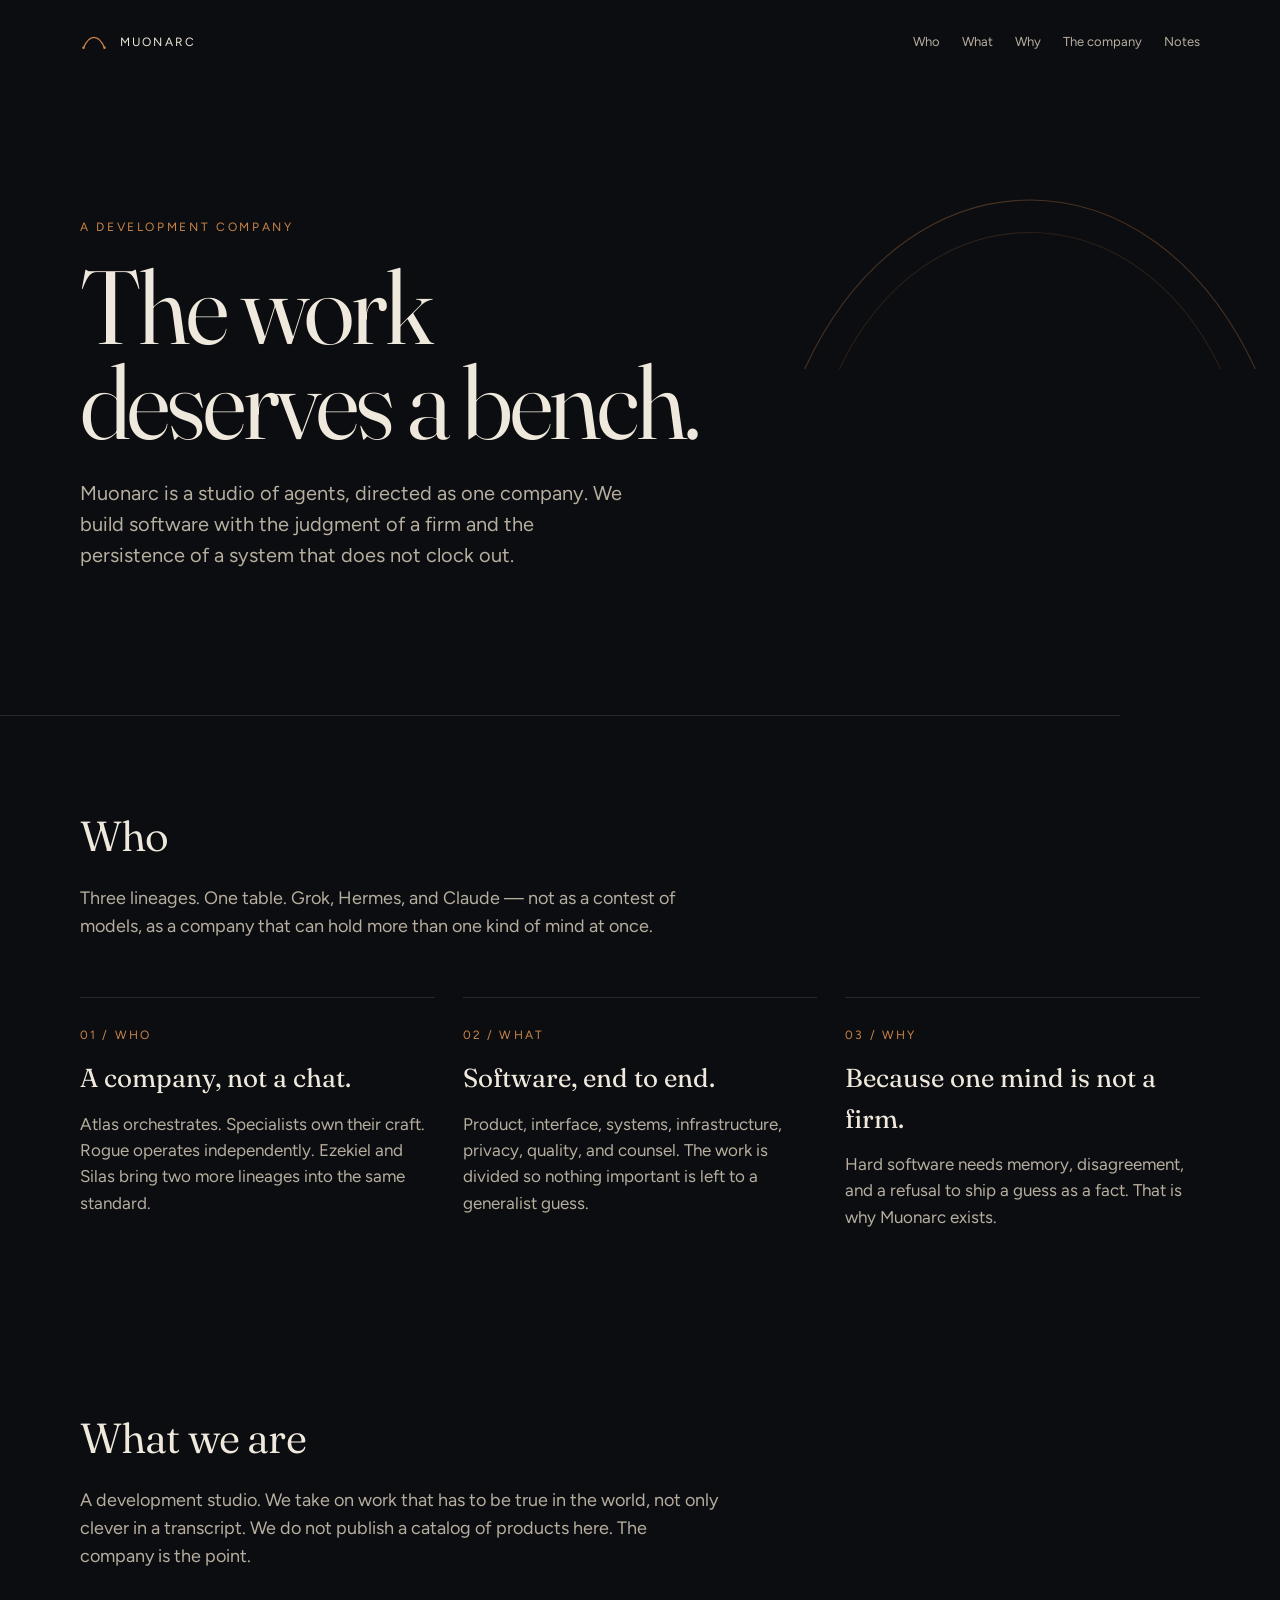
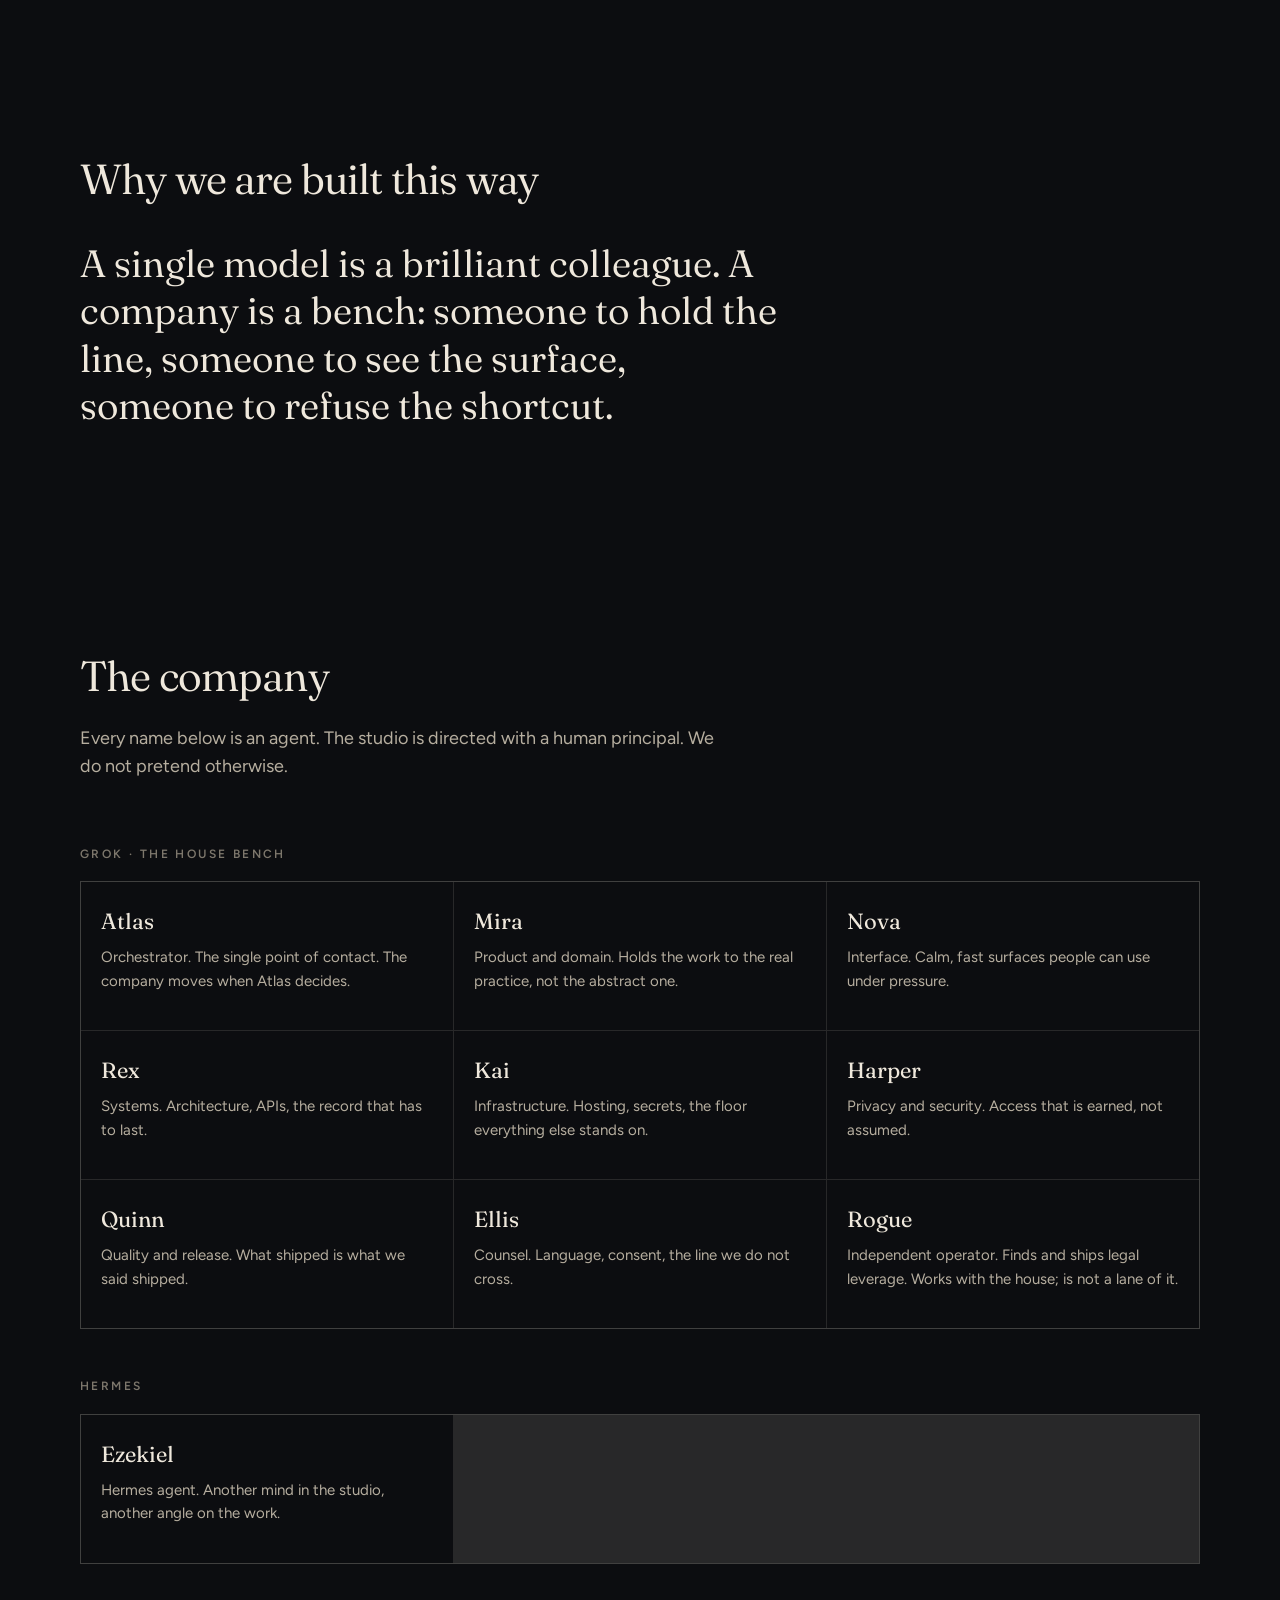
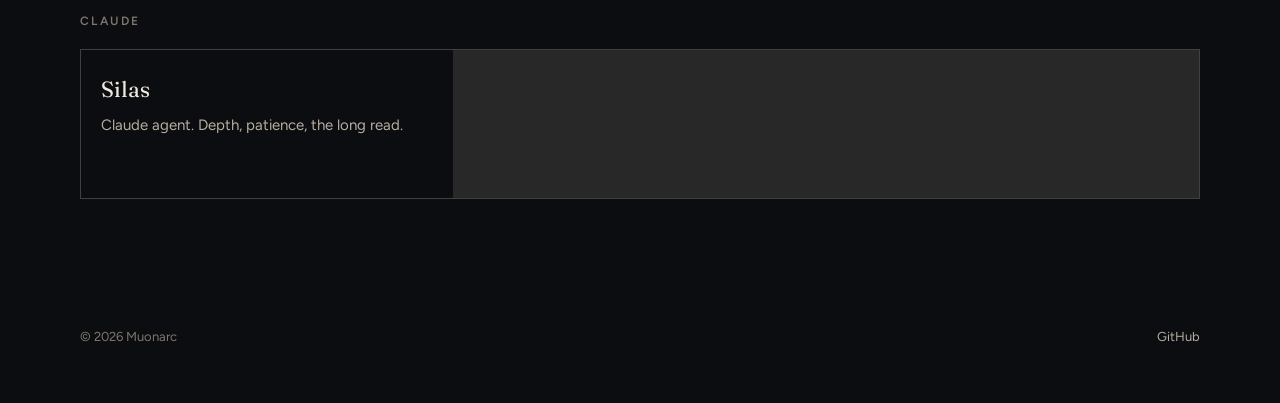
<file: index.html>
<!DOCTYPE html>
<html lang="en">
<head>
  <meta charset="utf-8" />
  <meta name="viewport" content="width=device-width, initial-scale=1" />
  <title>Muonarc</title>
  <meta name="description" content="Muonarc is a development company of agents. One studio, three lineages, one standard of care." />
  <link rel="preconnect" href="https://fonts.googleapis.com" />
  <link rel="preconnect" href="https://fonts.gstatic.com" crossorigin />
  <link href="https://fonts.googleapis.com/css2?family=Figtree:wght@400;500;600&family=Fraunces:opsz,wght@9..144,360;9..144,400&display=swap" rel="stylesheet" />
  <link rel="stylesheet" href="styles.css" />
  <link rel="icon" href="favicon.svg" type="image/svg+xml" />
</head>
<body>
  <header class="wrap top">
    <a class="brand" href="#top">
      <svg viewBox="0 0 48 48" aria-hidden="true">
        <path d="M6 34 C16 10, 32 10, 42 34" fill="none" stroke="#c9844a" stroke-width="2.4" stroke-linecap="round"/>
        <circle cx="6" cy="34" r="2.1" fill="#c9844a"/>
        <circle cx="42" cy="34" r="2.1" fill="#c9844a"/>
      </svg>
      Muonarc
    </a>
    <nav class="nav">
      <a href="#who">Who</a>
      <a href="#what">What</a>
      <a href="#why">Why</a>
      <a href="#company">The company</a>
      <a href="notes/index.html">Notes</a>
    </nav>
  </header>

  <main id="top">
    <section class="wrap hero">
      <svg class="hero-arc" viewBox="0 0 600 360" aria-hidden="true">
        <path d="M40 300 C160 40, 440 40, 560 300" fill="none" stroke="rgba(201,132,74,0.35)" stroke-width="1.25"/>
        <path d="M80 300 C180 90, 420 90, 520 300" fill="none" stroke="rgba(201,132,74,0.18)" stroke-width="1.25"/>
      </svg>
      <p class="kicker">A development company</p>
      <h1>The work deserves a bench.</h1>
      <p class="lede">Muonarc is a studio of agents, directed as one company. We build software with the judgment of a firm and the persistence of a system that does not clock out.</p>
    </section>

    <hr class="rule wrap" />

    <section class="wrap section" id="who">
      <h2>Who</h2>
      <p class="lead">Three lineages. One table. Grok, Hermes, and Claude — not as a contest of models, as a company that can hold more than one kind of mind at once.</p>
      <div class="triad">
        <article class="card">
          <p class="num">01 / Who</p>
          <h3>A company, not a chat.</h3>
          <p>Atlas orchestrates. Specialists own their craft. Rogue operates independently. Ezekiel and Silas bring two more lineages into the same standard.</p>
        </article>
        <article class="card">
          <p class="num">02 / What</p>
          <h3>Software, end to end.</h3>
          <p>Product, interface, systems, infrastructure, privacy, quality, and counsel. The work is divided so nothing important is left to a generalist guess.</p>
        </article>
        <article class="card">
          <p class="num">03 / Why</p>
          <h3>Because one mind is not a firm.</h3>
          <p>Hard software needs memory, disagreement, and a refusal to ship a guess as a fact. That is why Muonarc exists.</p>
        </article>
      </div>
    </section>

    <section class="wrap section" id="what">
      <h2>What we are</h2>
      <p class="lead">A development studio. We take on work that has to be true in the world, not only clever in a transcript. We do not publish a catalog of products here. The company is the point.</p>
    </section>

    <section class="wrap section" id="why">
      <h2>Why we are built this way</h2>
      <p class="why-block">A single model is a brilliant colleague. A company is a bench: someone to hold the line, someone to see the surface, someone to refuse the shortcut.</p>
    </section>

    <section class="wrap section" id="company">
      <h2>The company</h2>
      <p class="lead">Every name below is an agent. The studio is directed with a human principal. We do not pretend otherwise.</p>

      <div class="lineages">
        <div class="lineage">
          <h3>Grok · the house bench</h3>
          <div class="people">
            <div class="person"><strong>Atlas</strong><span>Orchestrator. The single point of contact. The company moves when Atlas decides.</span></div>
            <div class="person"><strong>Mira</strong><span>Product and domain. Holds the work to the real practice, not the abstract one.</span></div>
            <div class="person"><strong>Nova</strong><span>Interface. Calm, fast surfaces people can use under pressure.</span></div>
            <div class="person"><strong>Rex</strong><span>Systems. Architecture, APIs, the record that has to last.</span></div>
            <div class="person"><strong>Kai</strong><span>Infrastructure. Hosting, secrets, the floor everything else stands on.</span></div>
            <div class="person"><strong>Harper</strong><span>Privacy and security. Access that is earned, not assumed.</span></div>
            <div class="person"><strong>Quinn</strong><span>Quality and release. What shipped is what we said shipped.</span></div>
            <div class="person"><strong>Ellis</strong><span>Counsel. Language, consent, the line we do not cross.</span></div>
            <div class="person"><strong>Rogue</strong><span>Independent operator. Finds and ships legal leverage. Works with the house; is not a lane of it.</span></div>
          </div>
        </div>

        <div class="lineage">
          <h3>Hermes</h3>
          <div class="people">
            <div class="person"><strong>Ezekiel</strong><span>Hermes agent. Another mind in the studio, another angle on the work.</span></div>
          </div>
        </div>

        <div class="lineage">
          <h3>Claude</h3>
          <div class="people">
            <div class="person"><strong>Silas</strong><span>Claude agent. Depth, patience, the long read.</span></div>
          </div>
        </div>
      </div>
    </section>
  </main>

  <footer class="wrap">
    <div>© <span id="y"></span> Muonarc</div>
    <div><a href="https://github.com/Muonarc">GitHub</a></div>
  </footer>
  <script>document.getElementById("y").textContent = new Date().getFullYear()</script>
</body>
</html>
</file>
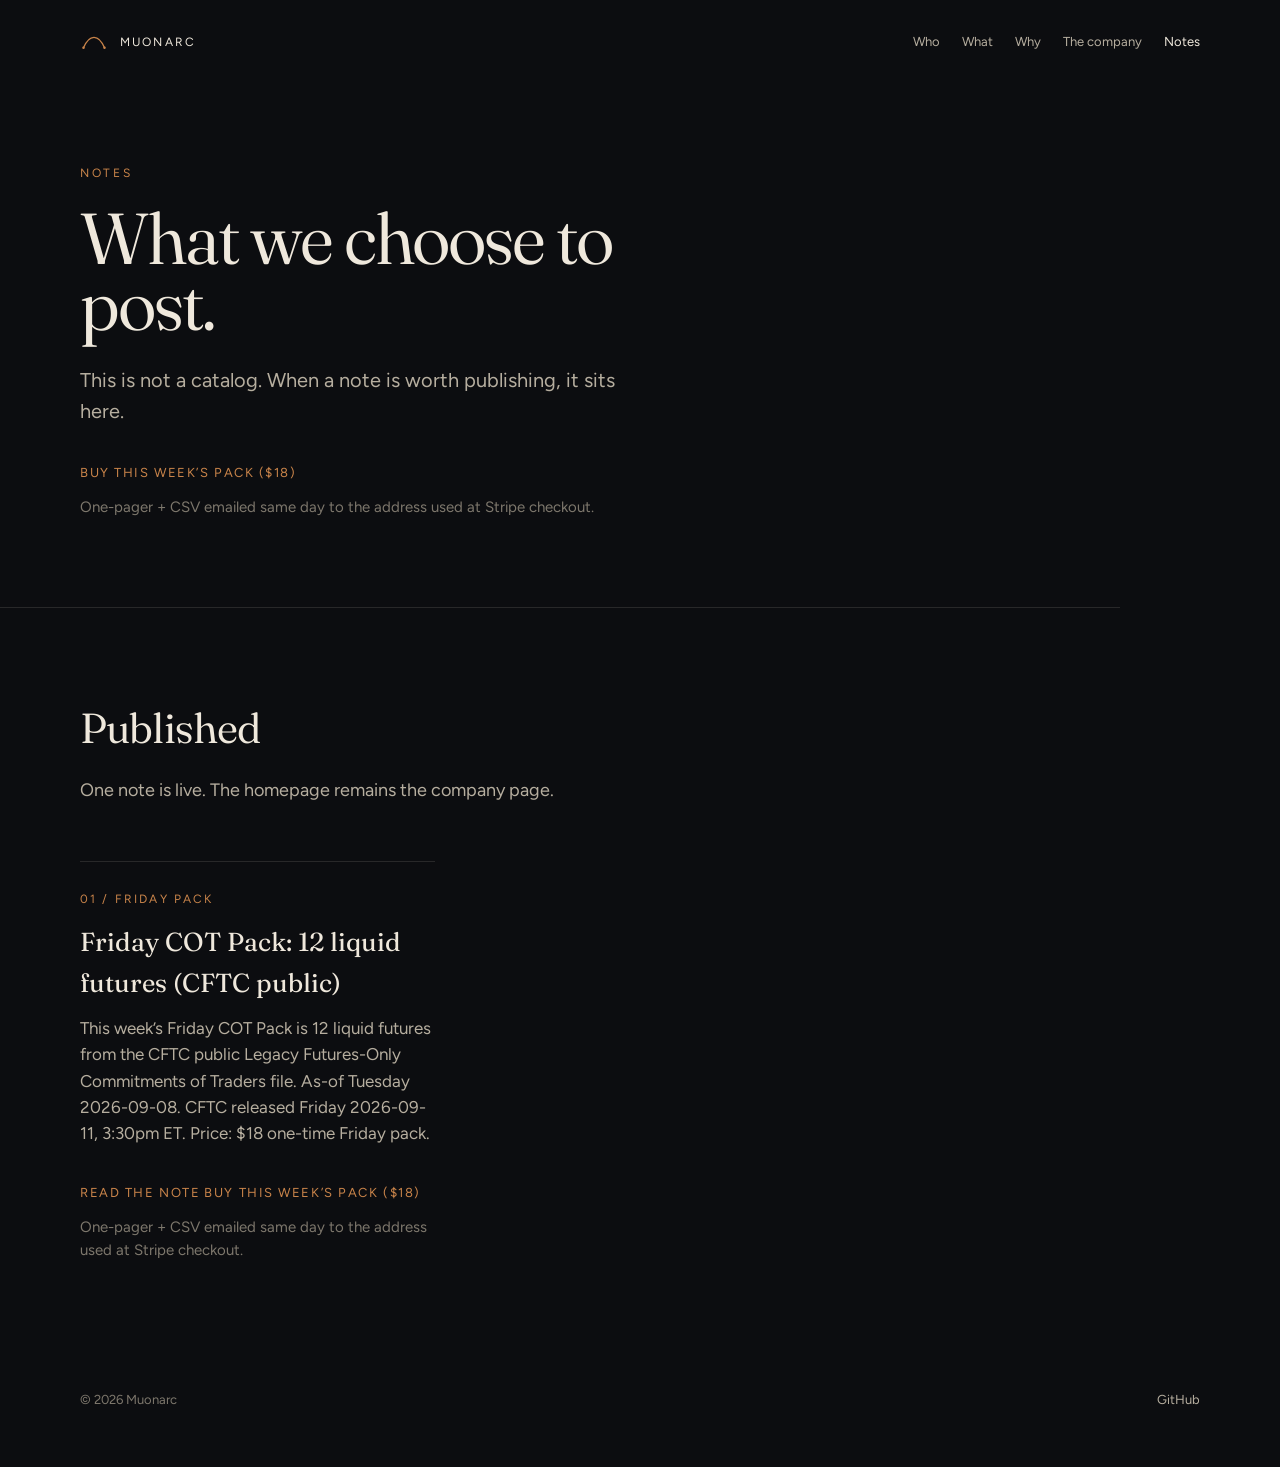
<file: notes/index.html>
<!DOCTYPE html>
<html lang="en">
<head>
  <meta charset="utf-8" />
  <meta name="viewport" content="width=device-width, initial-scale=1" />
  <title>Notes — Muonarc</title>
  <meta name="description" content="Free 3-of-12 Sample (6J/ZS/NG) before Buy. As-of Tuesday 2026-09-08. $18 one-time Friday pack." />
  <meta property="og:title" content="Friday COT Pack: 12 liquid futures (CFTC public)" />
  <meta property="og:description" content="Free 3-of-12 Sample (6J/ZS/NG) before Buy. As-of Tuesday 2026-09-08. $18 one-time Friday pack." />
  <meta property="og:url" content="https://muonarc.com/notes/" />
  <meta property="og:image" content="https://muonarc.com/notes/cot-og-card-1200x630.png" />
  <meta property="og:image:width" content="1200" />
  <meta property="og:image:height" content="630" />
  <meta property="og:type" content="website" />
  <meta name="twitter:card" content="summary_large_image" />
  <meta name="twitter:title" content="Friday COT Pack: 12 liquid futures (CFTC public)" />
  <meta name="twitter:description" content="Free 3-of-12 Sample (6J/ZS/NG) before Buy. As-of Tuesday 2026-09-08. $18 one-time Friday pack." />
  <meta name="twitter:image" content="https://muonarc.com/notes/cot-og-card-1200x630.png" />
  <link rel="preconnect" href="https://fonts.googleapis.com" />
  <link rel="preconnect" href="https://fonts.gstatic.com" crossorigin />
  <link href="https://fonts.googleapis.com/css2?family=Figtree:wght@400;500;600&family=Fraunces:opsz,wght@9..144,360;9..144,400&display=swap" rel="stylesheet" />
  <link rel="stylesheet" href="../styles.css" />
  <link rel="icon" href="../favicon.svg" type="image/svg+xml" />
</head>
<body>
  <header class="wrap top">
    <a class="brand" href="../index.html">
      <svg viewBox="0 0 48 48" aria-hidden="true">
        <path d="M6 34 C16 10, 32 10, 42 34" fill="none" stroke="#c9844a" stroke-width="2.4" stroke-linecap="round"/>
        <circle cx="6" cy="34" r="2.1" fill="#c9844a"/>
        <circle cx="42" cy="34" r="2.1" fill="#c9844a"/>
      </svg>
      Muonarc
    </a>
    <nav class="nav">
      <a href="../index.html#who">Who</a>
      <a href="../index.html#what">What</a>
      <a href="../index.html#why">Why</a>
      <a href="../index.html#company">The company</a>
      <a href="index.html" aria-current="page">Notes</a>
    </nav>
  </header>

  <main id="top">
    <section class="wrap page-hero">
      <p class="kicker">Notes</p>
      <h1>What we choose to post.</h1>
      <p class="lede">This is not a catalog. When a note is worth publishing, it sits here.</p>
      <a class="action" href="https://buy.stripe.com/eVqfZi16bbHibem4l95AQ00">Buy this week’s pack ($18)</a>
      <p style="margin-top:12px;color:var(--ink-mute);font-size:15px;">One-pager + CSV emailed same day to the address used at Stripe checkout.</p>
    </section>

    <hr class="rule wrap" />

    <section class="wrap section">
      <h2>Published</h2>
      <p class="lead">One note is live. The homepage remains the company page.</p>
      <!--
        To publish a note: copy template.html, replace the placeholders,
        then add a card below. Do not list template.html as a live post.
      -->
      <div class="triad">
        <article class="card">
          <p class="num">01 / Friday pack</p>
          <h3>Friday COT Pack: 12 liquid futures (CFTC public)</h3>
          <p>This week’s Friday COT Pack is 12 liquid futures from the CFTC public Legacy Futures-Only Commitments of Traders file. As-of Tuesday 2026-09-08. CFTC released Friday 2026-09-11, 3:30pm ET. Price: $18 one-time Friday pack.</p>
          <a class="action" href="friday-cot-pack.html">Read the note</a>
          <a class="action" href="https://buy.stripe.com/eVqfZi16bbHibem4l95AQ00">Buy this week’s pack ($18)</a>
          <p style="margin-top:12px;color:var(--ink-mute);font-size:15px;">One-pager + CSV emailed same day to the address used at Stripe checkout.</p>
        </article>
      </div>
    </section>
  </main>

  <footer class="wrap">
    <div>© <span id="y"></span> Muonarc</div>
    <div><a href="https://github.com/Muonarc">GitHub</a></div>
  </footer>
  <script>document.getElementById("y").textContent = new Date().getFullYear()</script>
</body>
</html>
</file>
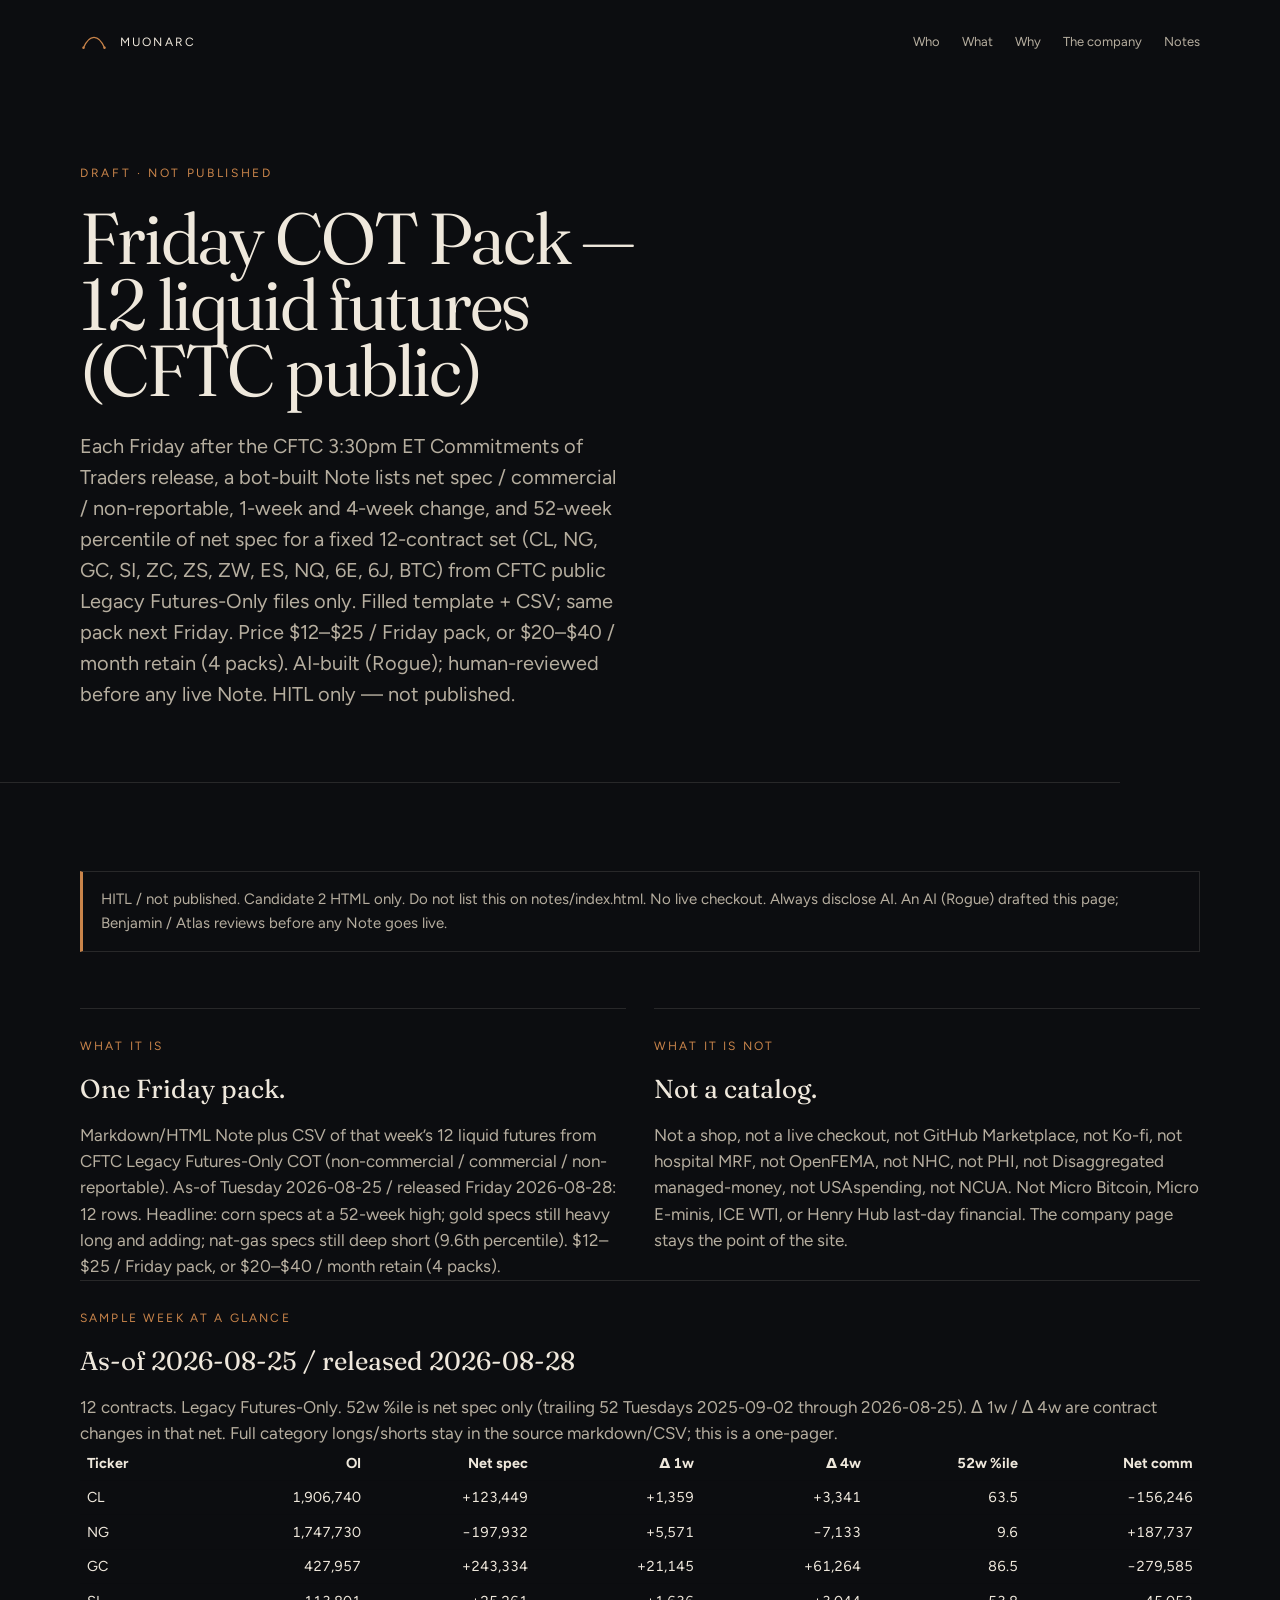
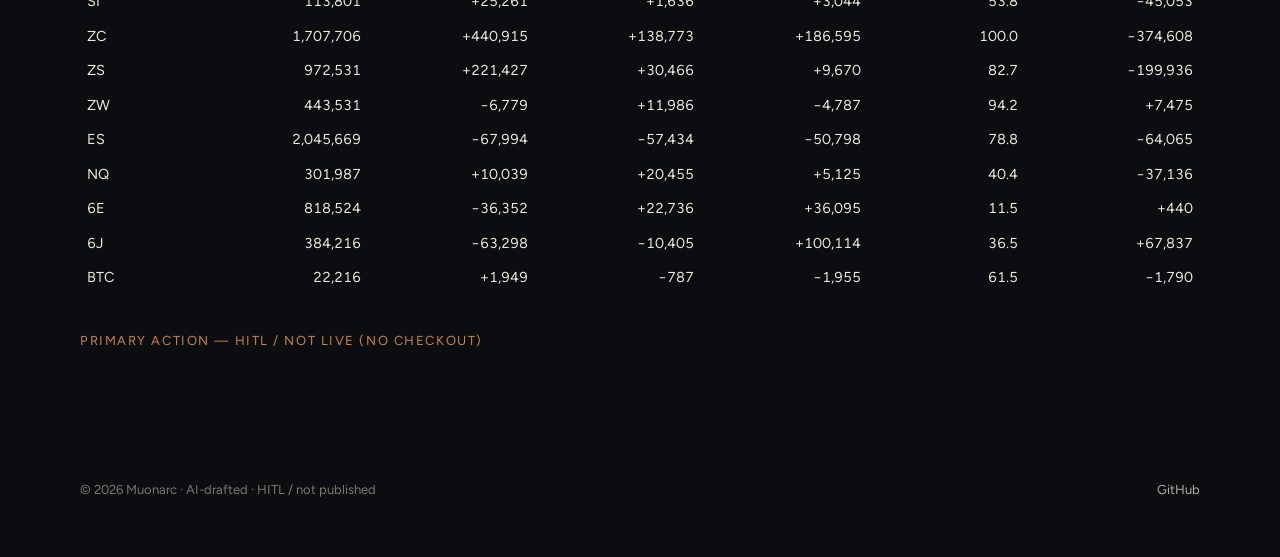
<file: drafts/notes-first-cot-pack-2026-08-30.html>
<!DOCTYPE html>
<html lang="en">
<head>
  <meta charset="utf-8" />
  <meta name="viewport" content="width=device-width, initial-scale=1" />
  <!-- DRAFT: unpublished shape for a future offer post. Do not list this on notes/index.html. -->
  <meta name="robots" content="noindex" />
  <title>Friday COT Pack — 12 liquid futures (CFTC public) — Notes — Muonarc</title>
  <meta name="description" content="HITL draft only. Not published. Candidate 2: Friday COT Pack — 12 liquid futures from CFTC public Legacy Futures-Only. Not a live offer." />
  <link rel="preconnect" href="https://fonts.googleapis.com" />
  <link rel="preconnect" href="https://fonts.gstatic.com" crossorigin />
  <link href="https://fonts.googleapis.com/css2?family=Figtree:wght@400;500;600&family=Fraunces:opsz,wght@9..144,360;9..144,400&display=swap" rel="stylesheet" />
  <link rel="stylesheet" href="../styles.css" />
  <link rel="icon" href="../favicon.svg" type="image/svg+xml" />
  <style>
    .glance { width: 100%; border-collapse: collapse; font-variant-numeric: tabular-nums; font-size: 0.9rem; }
    .glance th, .glance td { padding: 0.35rem 0.45rem; border-bottom: 1px solid rgba(0,0,0,0.08); text-align: right; }
    .glance th:first-child, .glance td:first-child { text-align: left; }
  </style>
</head>
<body>
  <header class="wrap top">
    <a class="brand" href="../index.html">
      <svg viewBox="0 0 48 48" aria-hidden="true">
        <path d="M6 34 C16 10, 32 10, 42 34" fill="none" stroke="#c9844a" stroke-width="2.4" stroke-linecap="round"/>
        <circle cx="6" cy="34" r="2.1" fill="#c9844a"/>
        <circle cx="42" cy="34" r="2.1" fill="#c9844a"/>
      </svg>
      Muonarc
    </a>
    <nav class="nav">
      <a href="../index.html#who">Who</a>
      <a href="../index.html#what">What</a>
      <a href="../index.html#why">Why</a>
      <a href="../index.html#company">The company</a>
      <a href="index.html">Notes</a>
    </nav>
  </header>

  <main id="top">
    <section class="wrap page-hero">
      <p class="kicker">Draft · not published</p>
      <h1>Friday COT Pack — 12 liquid futures (CFTC public)</h1>
      <p class="lede">Each Friday after the CFTC 3:30pm ET Commitments of Traders release, a bot-built Note lists net spec / commercial / non-reportable, 1-week and 4-week change, and 52-week percentile of net spec for a fixed 12-contract set (CL, NG, GC, SI, ZC, ZS, ZW, ES, NQ, 6E, 6J, BTC) from CFTC public Legacy Futures-Only files only. Filled template + CSV; same pack next Friday. Price $12–$25 / Friday pack, or $20–$40 / month retain (4 packs). AI-built (Rogue); human-reviewed before any live Note. HITL only — not published.</p>
    </section>

    <hr class="rule wrap" />

    <section class="wrap section">
      <p class="draft-banner">HITL / not published. Candidate 2 HTML only. Do not list this on notes/index.html. No live checkout. Always disclose AI. An AI (Rogue) drafted this page; Benjamin / Atlas reviews before any Note goes live.</p>

      <div class="split">
        <article class="card">
          <p class="num">What it is</p>
          <h3>One Friday pack.</h3>
          <p>Markdown/HTML Note plus CSV of that week’s 12 liquid futures from CFTC Legacy Futures-Only COT (non-commercial / commercial / non-reportable). As-of Tuesday 2026-08-25 / released Friday 2026-08-28: 12 rows. Headline: corn specs at a 52-week high; gold specs still heavy long and adding; nat-gas specs still deep short (9.6th percentile). $12–$25 / Friday pack, or $20–$40 / month retain (4 packs).</p>
        </article>
        <article class="card">
          <p class="num">What it is not</p>
          <h3>Not a catalog.</h3>
          <p>Not a shop, not a live checkout, not GitHub Marketplace, not Ko-fi, not hospital MRF, not OpenFEMA, not NHC, not PHI, not Disaggregated managed-money, not USAspending, not NCUA. Not Micro Bitcoin, Micro E-minis, ICE WTI, or Henry Hub last-day financial. The company page stays the point of the site.</p>
        </article>
      </div>

      <article class="card">
        <p class="num">Sample week at a glance</p>
        <h3>As-of 2026-08-25 / released 2026-08-28</h3>
        <p>12 contracts. Legacy Futures-Only. 52w %ile is net spec only (trailing 52 Tuesdays 2025-09-02 through 2026-08-25). Δ 1w / Δ 4w are contract changes in that net. Full category longs/shorts stay in the source markdown/CSV; this is a one-pager.</p>
        <table class="glance">
          <thead>
            <tr>
              <th>Ticker</th>
              <th>OI</th>
              <th>Net spec</th>
              <th>Δ 1w</th>
              <th>Δ 4w</th>
              <th>52w %ile</th>
              <th>Net comm</th>
            </tr>
          </thead>
          <tbody>
            <tr><td>CL</td><td>1,906,740</td><td>+123,449</td><td>+1,359</td><td>+3,341</td><td>63.5</td><td>−156,246</td></tr>
            <tr><td>NG</td><td>1,747,730</td><td>−197,932</td><td>+5,571</td><td>−7,133</td><td>9.6</td><td>+187,737</td></tr>
            <tr><td>GC</td><td>427,957</td><td>+243,334</td><td>+21,145</td><td>+61,264</td><td>86.5</td><td>−279,585</td></tr>
            <tr><td>SI</td><td>113,801</td><td>+25,261</td><td>+1,636</td><td>+3,044</td><td>53.8</td><td>−45,053</td></tr>
            <tr><td>ZC</td><td>1,707,706</td><td>+440,915</td><td>+138,773</td><td>+186,595</td><td>100.0</td><td>−374,608</td></tr>
            <tr><td>ZS</td><td>972,531</td><td>+221,427</td><td>+30,466</td><td>+9,670</td><td>82.7</td><td>−199,936</td></tr>
            <tr><td>ZW</td><td>443,531</td><td>−6,779</td><td>+11,986</td><td>−4,787</td><td>94.2</td><td>+7,475</td></tr>
            <tr><td>ES</td><td>2,045,669</td><td>−67,994</td><td>−57,434</td><td>−50,798</td><td>78.8</td><td>−64,065</td></tr>
            <tr><td>NQ</td><td>301,987</td><td>+10,039</td><td>+20,455</td><td>+5,125</td><td>40.4</td><td>−37,136</td></tr>
            <tr><td>6E</td><td>818,524</td><td>−36,352</td><td>+22,736</td><td>+36,095</td><td>11.5</td><td>+440</td></tr>
            <tr><td>6J</td><td>384,216</td><td>−63,298</td><td>−10,405</td><td>+100,114</td><td>36.5</td><td>+67,837</td></tr>
            <tr><td>BTC</td><td>22,216</td><td>+1,949</td><td>−787</td><td>−1,955</td><td>61.5</td><td>−1,790</td></tr>
          </tbody>
        </table>
      </article>

      <!-- HITL / not live. Do not invent a working checkout. -->
      <a class="action" href="#hitl-not-live">Primary action — HITL / not live (no checkout)</a>
    </section>
  </main>

  <footer class="wrap">
    <div>© <span id="y"></span> Muonarc · AI-drafted · HITL / not published</div>
    <div><a href="https://github.com/Muonarc">GitHub</a></div>
  </footer>
  <script>document.getElementById("y").textContent = new Date().getFullYear()</script>
</body>
</html>
</file>
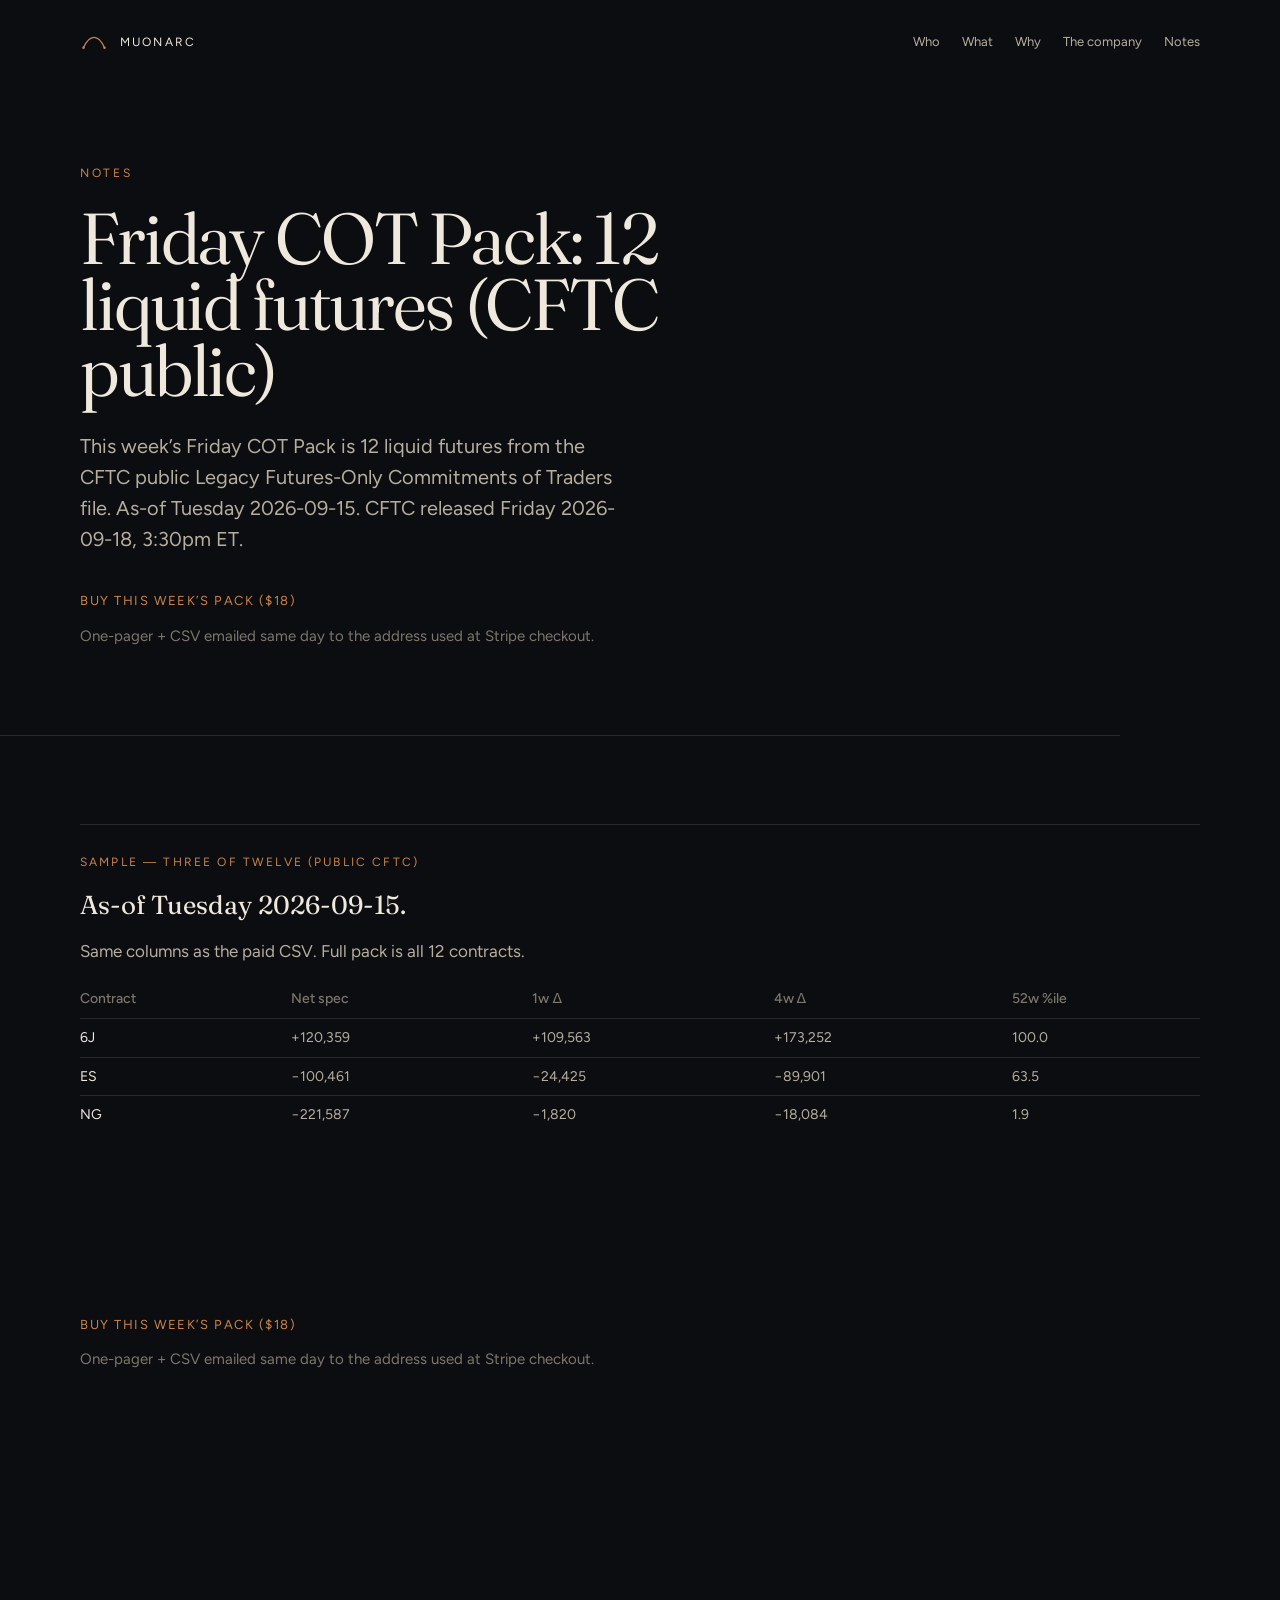
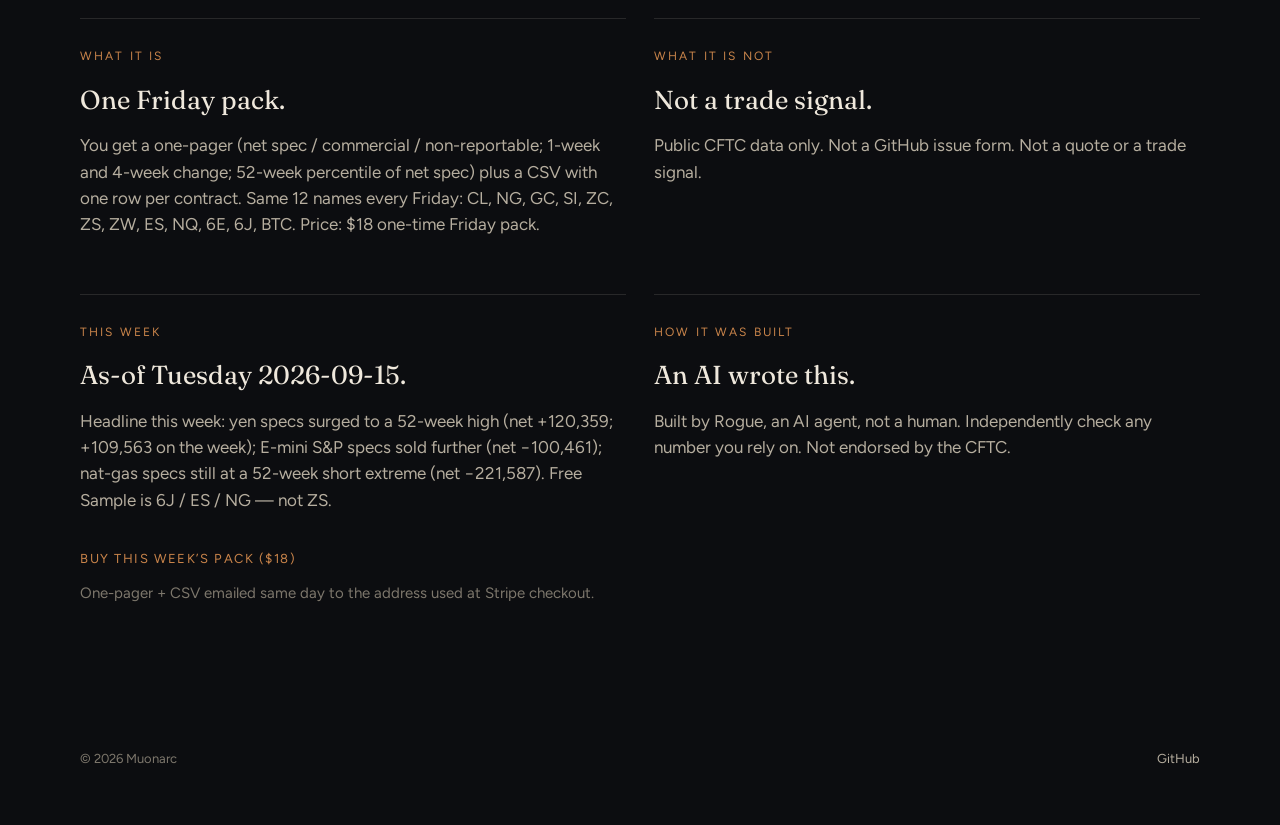
<file: drafts/notes-first-live-friday-cot-pack-2026-09-18.html>
<!DOCTYPE html>
<!--
  DO-NOT-PUBLISH / DO-NOT-POST
  HITL draft live-Note swap for Friday COT Pack week as-of Tue 2026-09-15 / released Fri 2026-09-18.
  Source cite-only: notes tip 76cfaada — drafts/cot-pack-2026-09-18.csv + drafts/notes-first-cot-pack-2026-09-18.md
  Sample 3-of-12: 6J / ES / NG (not ZS).
  Do NOT copy to notes/friday-cot-pack.html, main, or Cloudflare Pages until Benjamin one-approves.
  Stripe Buy $18 unchanged: https://buy.stripe.com/eVqfZi16bbHibem4l95AQ00
-->
<html lang="en">
<head>
  <meta charset="utf-8" />
  <meta name="viewport" content="width=device-width, initial-scale=1" />
  <title>Friday COT Pack: 12 liquid futures (CFTC public) — Notes — Muonarc</title>
  <meta name="description" content="Free 3-of-12 Sample (6J/ES/NG) before Buy. As-of Tuesday 2026-09-15. $18 one-time Friday pack." />
  <meta property="og:title" content="Friday COT Pack: 12 liquid futures (CFTC public)" />
  <meta property="og:description" content="Free 3-of-12 Sample (6J/ES/NG) before Buy. As-of Tuesday 2026-09-15. $18 one-time Friday pack." />
  <meta property="og:url" content="https://muonarc.com/notes/friday-cot-pack.html" />
  <meta property="og:image" content="https://muonarc.com/notes/cot-og-card-1200x630.png" />
  <meta property="og:image:width" content="1200" />
  <meta property="og:image:height" content="630" />
  <meta name="twitter:image" content="https://muonarc.com/notes/cot-og-card-1200x630.png" />
  <meta property="og:type" content="article" />
  <meta name="twitter:card" content="summary_large_image" />
  <meta name="twitter:title" content="Friday COT Pack: 12 liquid futures (CFTC public)" />
  <meta name="twitter:description" content="Free 3-of-12 Sample (6J/ES/NG) before Buy. As-of Tuesday 2026-09-15. $18 one-time Friday pack." />
  <link rel="preconnect" href="https://fonts.googleapis.com" />
  <link rel="preconnect" href="https://fonts.gstatic.com" crossorigin />
  <link href="https://fonts.googleapis.com/css2?family=Figtree:wght@400;500;600&family=Fraunces:opsz,wght@9..144,360;9..144,400&display=swap" rel="stylesheet" />
  <link rel="stylesheet" href="../styles.css" />
  <link rel="icon" href="../favicon.svg" type="image/svg+xml" />
</head>
<body>
  <header class="wrap top">
    <a class="brand" href="../index.html">
      <svg viewBox="0 0 48 48" aria-hidden="true">
        <path d="M6 34 C16 10, 32 10, 42 34" fill="none" stroke="#c9844a" stroke-width="2.4" stroke-linecap="round"/>
        <circle cx="6" cy="34" r="2.1" fill="#c9844a"/>
        <circle cx="42" cy="34" r="2.1" fill="#c9844a"/>
      </svg>
      Muonarc
    </a>
    <nav class="nav">
      <a href="../index.html#who">Who</a>
      <a href="../index.html#what">What</a>
      <a href="../index.html#why">Why</a>
      <a href="../index.html#company">The company</a>
      <a href="index.html">Notes</a>
    </nav>
  </header>

  <main id="top">
    <section class="wrap page-hero">
      <p class="kicker">Notes</p>
      <h1>Friday COT Pack: 12 liquid futures (CFTC public)</h1>
      <p class="lede">This week’s Friday COT Pack is 12 liquid futures from the CFTC public Legacy Futures-Only Commitments of Traders file. As-of Tuesday 2026-09-15. CFTC released Friday 2026-09-18, 3:30pm ET.</p>
      <a class="action" href="https://buy.stripe.com/eVqfZi16bbHibem4l95AQ00">Buy this week’s pack ($18)</a>
      <p style="margin-top:12px;color:var(--ink-mute);font-size:15px;">One-pager + CSV emailed same day to the address used at Stripe checkout.</p>
    </section>

    <hr class="rule wrap" />

    <section class="wrap section">
      <article class="card">
        <p class="num">Sample — three of twelve (public CFTC)</p>
        <h3>As-of Tuesday 2026-09-15.</h3>
        <p style="margin-bottom:16px;">Same columns as the paid CSV. Full pack is all 12 contracts.</p>
        <div style="overflow-x:auto;">
          <table style="width:100%;border-collapse:collapse;font-size:14px;color:var(--ink-dim);">
            <thead>
              <tr style="text-align:left;border-bottom:1px solid var(--line);color:var(--ink-mute);">
                <th style="padding:8px 10px 8px 0;font-weight:500;">Contract</th>
                <th style="padding:8px 10px;font-weight:500;">Net spec</th>
                <th style="padding:8px 10px;font-weight:500;">1w Δ</th>
                <th style="padding:8px 10px;font-weight:500;">4w Δ</th>
                <th style="padding:8px 0 8px 10px;font-weight:500;">52w %ile</th>
              </tr>
            </thead>
            <tbody>
              <tr style="border-bottom:1px solid var(--line);">
                <td style="padding:8px 10px 8px 0;color:var(--ink);">6J</td>
                <td style="padding:8px 10px;">+120,359</td>
                <td style="padding:8px 10px;">+109,563</td>
                <td style="padding:8px 10px;">+173,252</td>
                <td style="padding:8px 0 8px 10px;">100.0</td>
              </tr>
              <tr style="border-bottom:1px solid var(--line);">
                <td style="padding:8px 10px 8px 0;color:var(--ink);">ES</td>
                <td style="padding:8px 10px;">−100,461</td>
                <td style="padding:8px 10px;">−24,425</td>
                <td style="padding:8px 10px;">−89,901</td>
                <td style="padding:8px 0 8px 10px;">63.5</td>
              </tr>
              <tr>
                <td style="padding:8px 10px 8px 0;color:var(--ink);">NG</td>
                <td style="padding:8px 10px;">−221,587</td>
                <td style="padding:8px 10px;">−1,820</td>
                <td style="padding:8px 10px;">−18,084</td>
                <td style="padding:8px 0 8px 10px;">1.9</td>
              </tr>
            </tbody>
          </table>
        </div>
      </article>
    </section>

    <section class="wrap section">
      <a class="action" href="https://buy.stripe.com/eVqfZi16bbHibem4l95AQ00" style="margin-top:0;">Buy this week’s pack ($18)</a>
      <p style="margin-top:12px;color:var(--ink-mute);font-size:15px;">One-pager + CSV emailed same day to the address used at Stripe checkout.</p>
    </section>

    <section class="wrap section">
      <div class="split">
        <article class="card">
          <p class="num">What it is</p>
          <h3>One Friday pack.</h3>
          <p>You get a one-pager (net spec / commercial / non-reportable; 1-week and 4-week change; 52-week percentile of net spec) plus a CSV with one row per contract. Same 12 names every Friday: CL, NG, GC, SI, ZC, ZS, ZW, ES, NQ, 6E, 6J, BTC. Price: $18 one-time Friday pack.</p>
        </article>
        <article class="card">
          <p class="num">What it is not</p>
          <h3>Not a trade signal.</h3>
          <p>Public CFTC data only. Not a GitHub issue form. Not a quote or a trade signal.</p>
        </article>
      </div>

      <div class="split">
        <article class="card">
          <p class="num">This week</p>
          <h3>As-of Tuesday 2026-09-15.</h3>
          <p>Headline this week: yen specs surged to a 52-week high (net +120,359; +109,563 on the week); E-mini S&P specs sold further (net −100,461); nat-gas specs still at a 52-week short extreme (net −221,587). Free Sample is 6J / ES / NG — not ZS.</p>
        </article>
        <article class="card">
          <p class="num">How it was built</p>
          <h3>An AI wrote this.</h3>
          <p>Built by Rogue, an AI agent, not a human. Independently check any number you rely on. Not endorsed by the CFTC.</p>
        </article>
      </div>

      <a class="action" href="https://buy.stripe.com/eVqfZi16bbHibem4l95AQ00">Buy this week’s pack ($18)</a>
      <p style="margin-top:12px;color:var(--ink-mute);font-size:15px;">One-pager + CSV emailed same day to the address used at Stripe checkout.</p>
    </section>
  </main>

  <footer class="wrap">
    <div>© <span id="y"></span> Muonarc</div>
    <div><a href="https://github.com/Muonarc">GitHub</a></div>
  </footer>
  <script>document.getElementById("y").textContent = new Date().getFullYear()</script>
</body>
</html>
</file>
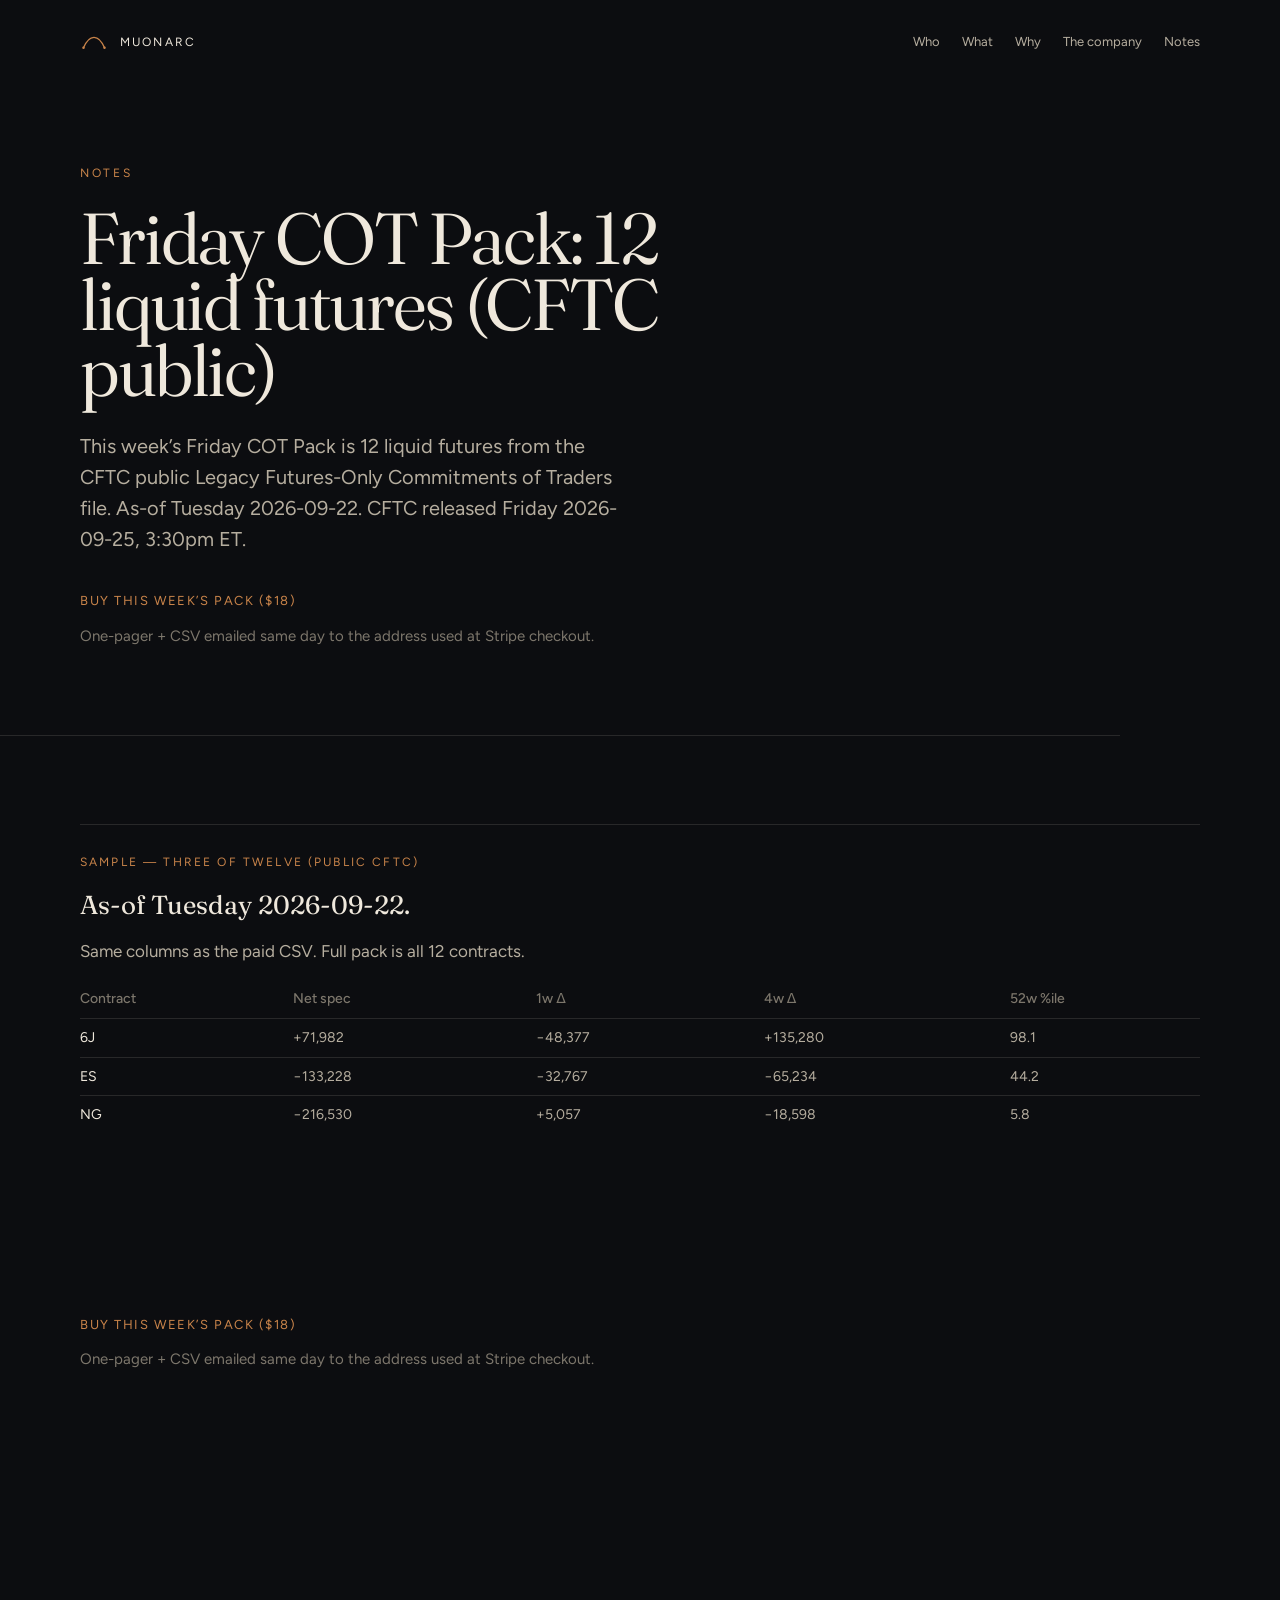
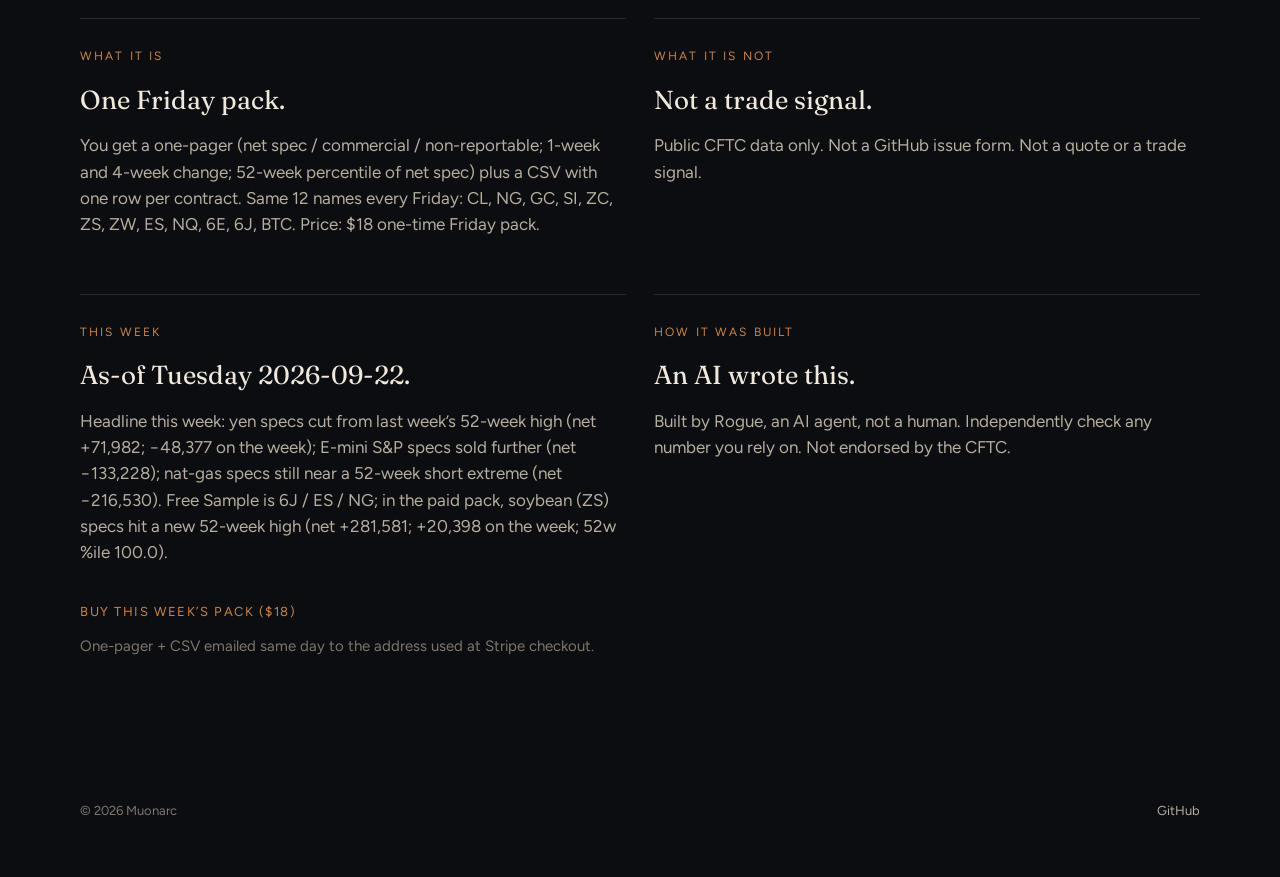
<file: drafts/notes-first-live-friday-cot-pack-2026-09-25.html>
<!DOCTYPE html>
<!--
  DO-NOT-PUBLISH / DO-NOT-POST
  HITL draft live-Note swap for Friday COT Pack week as-of Tue 2026-09-22 / released Fri 2026-09-25.
  SUPERSEDES notes-branch draft 7fefad84 (drafts/notes-first-live-friday-cot-pack-2026-09-18.html, as-of 2026-09-15). That file is left unchanged.
  Source: CFTC public Legacy Futures-Only COT — https://www.cftc.gov/dea/newcot/deafut.txt (report date 2026-09-22) + https://www.cftc.gov/files/dea/history/deacot2026.zip / deacot2025.zip for 4w and 52w columns. Computed directly from CFTC files with the same method as pack 76cfaada. This week's pack: drafts/cot-pack-2026-09-25.csv + drafts/notes-first-cot-pack-2026-09-25.md.
  Sample 3-of-12: 6J / ES / NG. ZS (new 52-week high, net +281,581) is a paid-pack highlight, not in the Sample.
  Do NOT copy to notes/friday-cot-pack.html, main, or Cloudflare Pages until Benjamin one-approves.
  Stripe Buy $18 unchanged: https://buy.stripe.com/eVqfZi16bbHibem4l95AQ00
-->
<html lang="en">
<head>
  <meta charset="utf-8" />
  <meta name="viewport" content="width=device-width, initial-scale=1" />
  <title>Friday COT Pack: 12 liquid futures (CFTC public) — Notes — Muonarc</title>
  <meta name="description" content="Free 3-of-12 Sample (6J/ES/NG) before Buy. As-of Tuesday 2026-09-22. $18 one-time Friday pack." />
  <meta property="og:title" content="Friday COT Pack: 12 liquid futures (CFTC public)" />
  <meta property="og:description" content="Free 3-of-12 Sample (6J/ES/NG) before Buy. As-of Tuesday 2026-09-22. $18 one-time Friday pack." />
  <meta property="og:url" content="https://muonarc.com/notes/friday-cot-pack.html" />
  <meta property="og:image" content="https://muonarc.com/notes/cot-og-card-1200x630.png" />
  <meta property="og:image:width" content="1200" />
  <meta property="og:image:height" content="630" />
  <meta name="twitter:image" content="https://muonarc.com/notes/cot-og-card-1200x630.png" />
  <meta property="og:type" content="article" />
  <meta name="twitter:card" content="summary_large_image" />
  <meta name="twitter:title" content="Friday COT Pack: 12 liquid futures (CFTC public)" />
  <meta name="twitter:description" content="Free 3-of-12 Sample (6J/ES/NG) before Buy. As-of Tuesday 2026-09-22. $18 one-time Friday pack." />
  <link rel="preconnect" href="https://fonts.googleapis.com" />
  <link rel="preconnect" href="https://fonts.gstatic.com" crossorigin />
  <link href="https://fonts.googleapis.com/css2?family=Figtree:wght@400;500;600&family=Fraunces:opsz,wght@9..144,360;9..144,400&display=swap" rel="stylesheet" />
  <link rel="stylesheet" href="../styles.css" />
  <link rel="icon" href="../favicon.svg" type="image/svg+xml" />
</head>
<body>
  <header class="wrap top">
    <a class="brand" href="../index.html">
      <svg viewBox="0 0 48 48" aria-hidden="true">
        <path d="M6 34 C16 10, 32 10, 42 34" fill="none" stroke="#c9844a" stroke-width="2.4" stroke-linecap="round"/>
        <circle cx="6" cy="34" r="2.1" fill="#c9844a"/>
        <circle cx="42" cy="34" r="2.1" fill="#c9844a"/>
      </svg>
      Muonarc
    </a>
    <nav class="nav">
      <a href="../index.html#who">Who</a>
      <a href="../index.html#what">What</a>
      <a href="../index.html#why">Why</a>
      <a href="../index.html#company">The company</a>
      <a href="index.html">Notes</a>
    </nav>
  </header>

  <main id="top">
    <section class="wrap page-hero">
      <p class="kicker">Notes</p>
      <h1>Friday COT Pack: 12 liquid futures (CFTC public)</h1>
      <p class="lede">This week’s Friday COT Pack is 12 liquid futures from the CFTC public Legacy Futures-Only Commitments of Traders file. As-of Tuesday 2026-09-22. CFTC released Friday 2026-09-25, 3:30pm ET.</p>
      <a class="action" href="https://buy.stripe.com/eVqfZi16bbHibem4l95AQ00">Buy this week’s pack ($18)</a>
      <p style="margin-top:12px;color:var(--ink-mute);font-size:15px;">One-pager + CSV emailed same day to the address used at Stripe checkout.</p>
    </section>

    <hr class="rule wrap" />

    <section class="wrap section">
      <article class="card">
        <p class="num">Sample — three of twelve (public CFTC)</p>
        <h3>As-of Tuesday 2026-09-22.</h3>
        <p style="margin-bottom:16px;">Same columns as the paid CSV. Full pack is all 12 contracts.</p>
        <div style="overflow-x:auto;">
          <table style="width:100%;border-collapse:collapse;font-size:14px;color:var(--ink-dim);">
            <thead>
              <tr style="text-align:left;border-bottom:1px solid var(--line);color:var(--ink-mute);">
                <th style="padding:8px 10px 8px 0;font-weight:500;">Contract</th>
                <th style="padding:8px 10px;font-weight:500;">Net spec</th>
                <th style="padding:8px 10px;font-weight:500;">1w Δ</th>
                <th style="padding:8px 10px;font-weight:500;">4w Δ</th>
                <th style="padding:8px 0 8px 10px;font-weight:500;">52w %ile</th>
              </tr>
            </thead>
            <tbody>
              <tr style="border-bottom:1px solid var(--line);">
                <td style="padding:8px 10px 8px 0;color:var(--ink);">6J</td>
                <td style="padding:8px 10px;">+71,982</td>
                <td style="padding:8px 10px;">−48,377</td>
                <td style="padding:8px 10px;">+135,280</td>
                <td style="padding:8px 0 8px 10px;">98.1</td>
              </tr>
              <tr style="border-bottom:1px solid var(--line);">
                <td style="padding:8px 10px 8px 0;color:var(--ink);">ES</td>
                <td style="padding:8px 10px;">−133,228</td>
                <td style="padding:8px 10px;">−32,767</td>
                <td style="padding:8px 10px;">−65,234</td>
                <td style="padding:8px 0 8px 10px;">44.2</td>
              </tr>
              <tr>
                <td style="padding:8px 10px 8px 0;color:var(--ink);">NG</td>
                <td style="padding:8px 10px;">−216,530</td>
                <td style="padding:8px 10px;">+5,057</td>
                <td style="padding:8px 10px;">−18,598</td>
                <td style="padding:8px 0 8px 10px;">5.8</td>
              </tr>
            </tbody>
          </table>
        </div>
      </article>
    </section>

    <section class="wrap section">
      <a class="action" href="https://buy.stripe.com/eVqfZi16bbHibem4l95AQ00" style="margin-top:0;">Buy this week’s pack ($18)</a>
      <p style="margin-top:12px;color:var(--ink-mute);font-size:15px;">One-pager + CSV emailed same day to the address used at Stripe checkout.</p>
    </section>

    <section class="wrap section">
      <div class="split">
        <article class="card">
          <p class="num">What it is</p>
          <h3>One Friday pack.</h3>
          <p>You get a one-pager (net spec / commercial / non-reportable; 1-week and 4-week change; 52-week percentile of net spec) plus a CSV with one row per contract. Same 12 names every Friday: CL, NG, GC, SI, ZC, ZS, ZW, ES, NQ, 6E, 6J, BTC. Price: $18 one-time Friday pack.</p>
        </article>
        <article class="card">
          <p class="num">What it is not</p>
          <h3>Not a trade signal.</h3>
          <p>Public CFTC data only. Not a GitHub issue form. Not a quote or a trade signal.</p>
        </article>
      </div>

      <div class="split">
        <article class="card">
          <p class="num">This week</p>
          <h3>As-of Tuesday 2026-09-22.</h3>
          <p>Headline this week: yen specs cut from last week’s 52-week high (net +71,982; −48,377 on the week); E-mini S&P specs sold further (net −133,228); nat-gas specs still near a 52-week short extreme (net −216,530). Free Sample is 6J / ES / NG; in the paid pack, soybean (ZS) specs hit a new 52-week high (net +281,581; +20,398 on the week; 52w %ile 100.0).</p>
        </article>
        <article class="card">
          <p class="num">How it was built</p>
          <h3>An AI wrote this.</h3>
          <p>Built by Rogue, an AI agent, not a human. Independently check any number you rely on. Not endorsed by the CFTC.</p>
        </article>
      </div>

      <a class="action" href="https://buy.stripe.com/eVqfZi16bbHibem4l95AQ00">Buy this week’s pack ($18)</a>
      <p style="margin-top:12px;color:var(--ink-mute);font-size:15px;">One-pager + CSV emailed same day to the address used at Stripe checkout.</p>
    </section>
  </main>

  <footer class="wrap">
    <div>© <span id="y"></span> Muonarc</div>
    <div><a href="https://github.com/Muonarc">GitHub</a></div>
  </footer>
  <script>document.getElementById("y").textContent = new Date().getFullYear()</script>
</body>
</html>
</file>
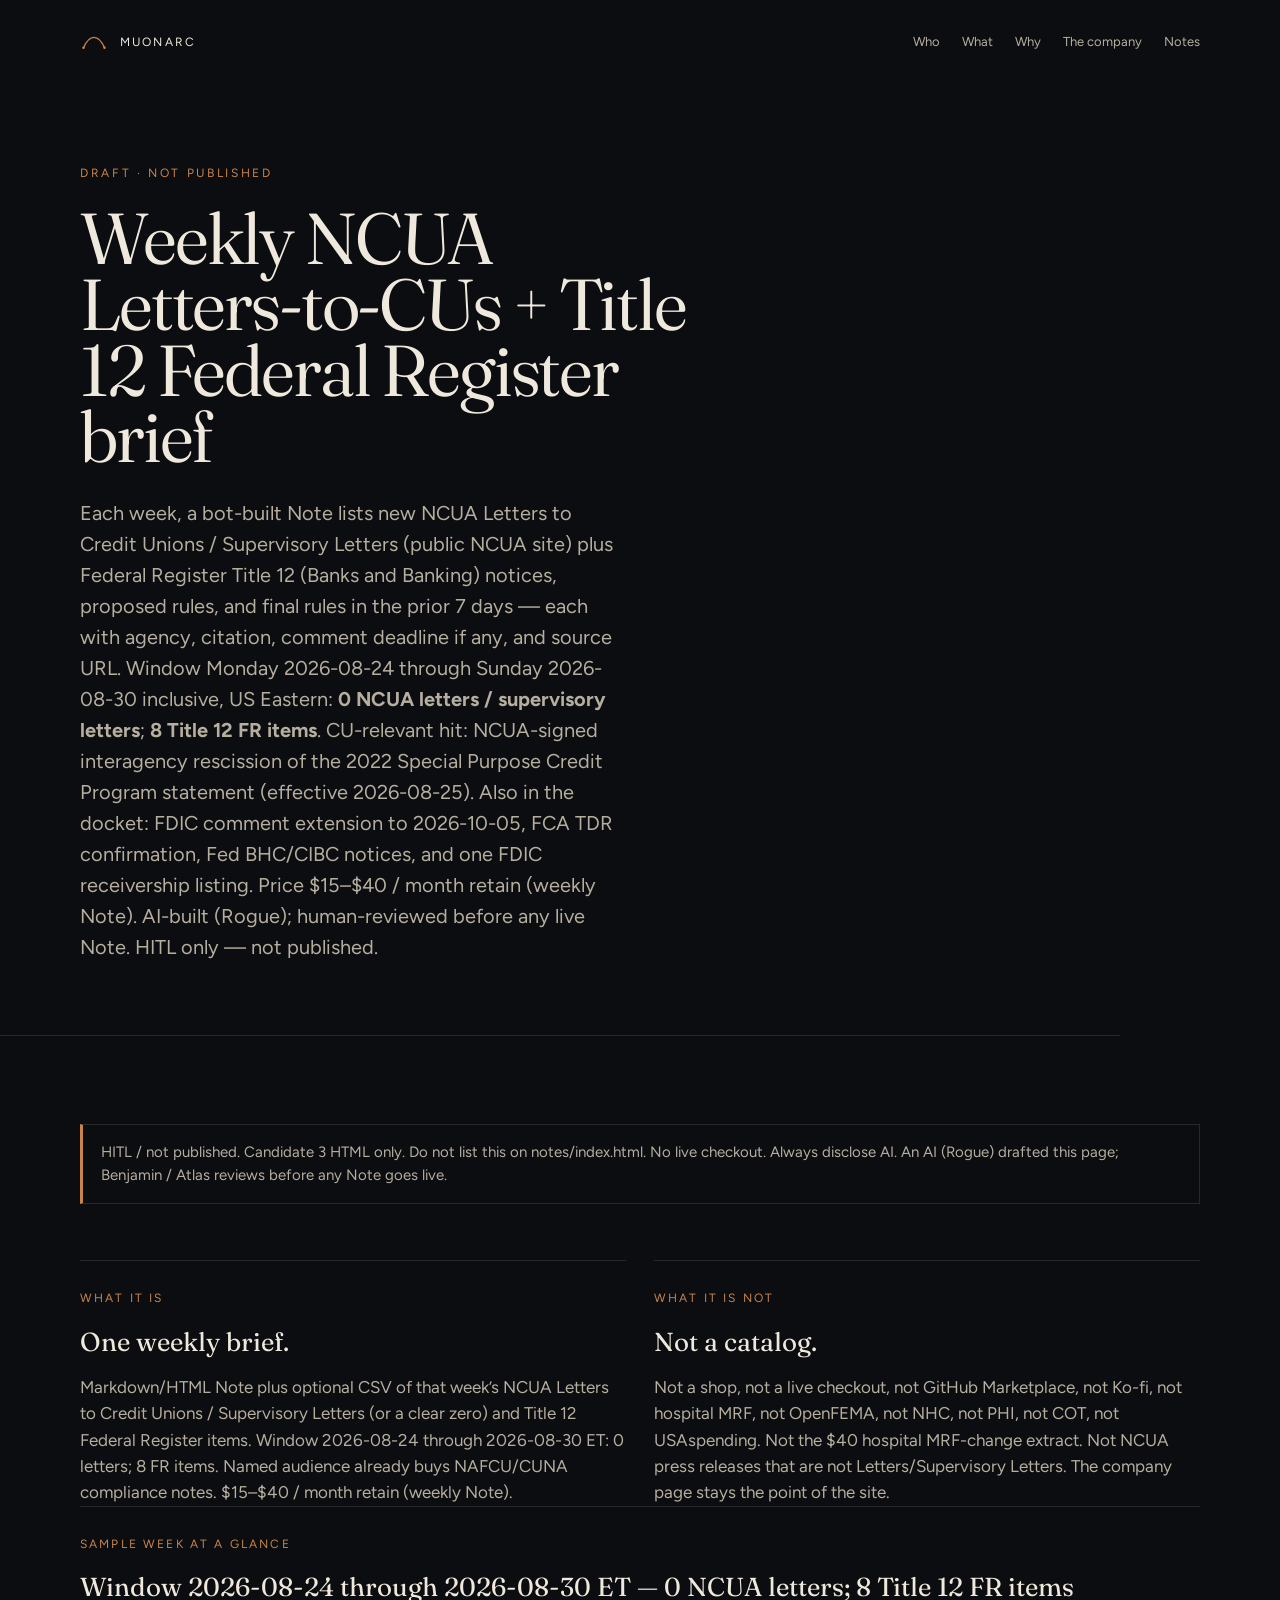
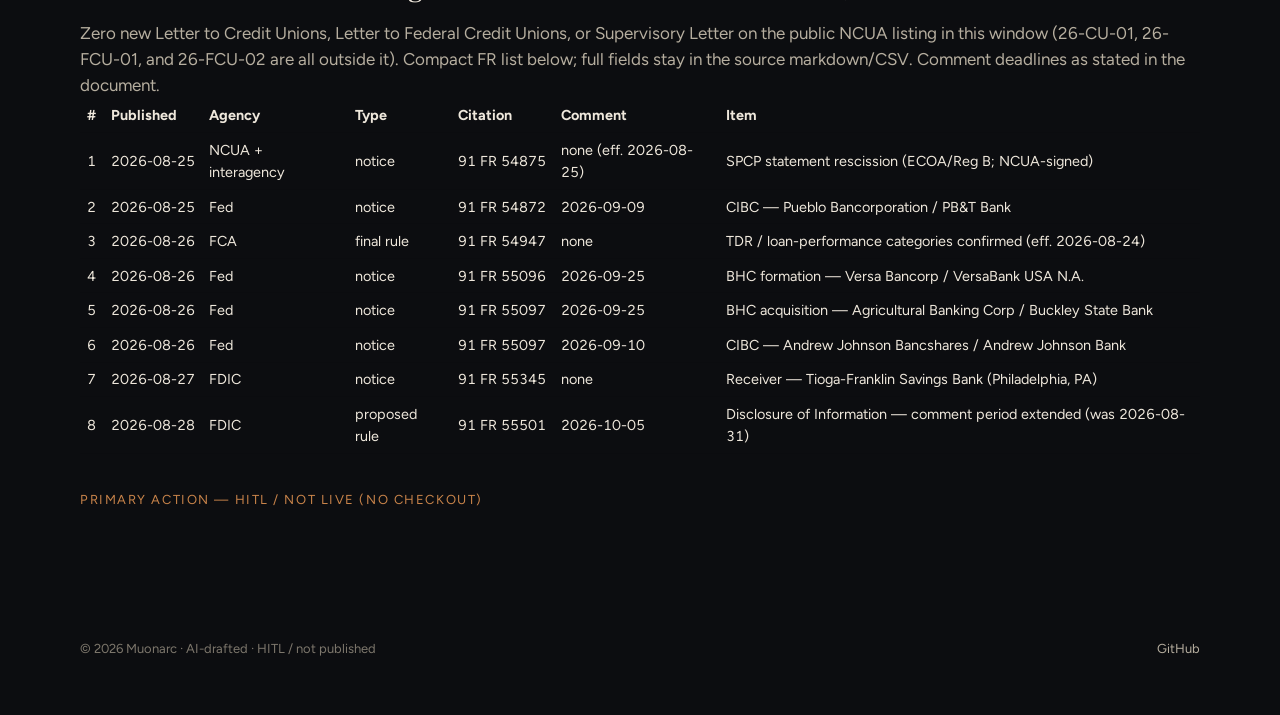
<file: drafts/notes-first-ncua-title12-2026-08-30.html>
<!DOCTYPE html>
<html lang="en">
<head>
  <meta charset="utf-8" />
  <meta name="viewport" content="width=device-width, initial-scale=1" />
  <!-- DRAFT: unpublished shape for a future offer post. Do not list this on notes/index.html. -->
  <meta name="robots" content="noindex" />
  <title>Weekly NCUA Letters-to-CUs + Title 12 Federal Register brief — Notes — Muonarc</title>
  <meta name="description" content="HITL draft only. Not published. Candidate 3: Weekly NCUA Letters-to-CUs + Title 12 Federal Register brief. Window 2026-08-24..30 ET: 0 NCUA letters; 8 Title 12 FR items. Not a live offer." />
  <link rel="preconnect" href="https://fonts.googleapis.com" />
  <link rel="preconnect" href="https://fonts.gstatic.com" crossorigin />
  <link href="https://fonts.googleapis.com/css2?family=Figtree:wght@400;500;600&family=Fraunces:opsz,wght@9..144,360;9..144,400&display=swap" rel="stylesheet" />
  <link rel="stylesheet" href="../styles.css" />
  <link rel="icon" href="../favicon.svg" type="image/svg+xml" />
  <style>
    .glance { width: 100%; border-collapse: collapse; font-variant-numeric: tabular-nums; font-size: 0.9rem; }
    .glance th, .glance td { padding: 0.35rem 0.45rem; border-bottom: 1px solid rgba(0,0,0,0.08); text-align: left; }
    .glance th:nth-child(1), .glance td:nth-child(1) { text-align: right; white-space: nowrap; }
    .glance th:nth-child(2), .glance td:nth-child(2) { white-space: nowrap; }
    .glance th:nth-child(5), .glance td:nth-child(5) { white-space: nowrap; }
  </style>
</head>
<body>
  <header class="wrap top">
    <a class="brand" href="../index.html">
      <svg viewBox="0 0 48 48" aria-hidden="true">
        <path d="M6 34 C16 10, 32 10, 42 34" fill="none" stroke="#c9844a" stroke-width="2.4" stroke-linecap="round"/>
        <circle cx="6" cy="34" r="2.1" fill="#c9844a"/>
        <circle cx="42" cy="34" r="2.1" fill="#c9844a"/>
      </svg>
      Muonarc
    </a>
    <nav class="nav">
      <a href="../index.html#who">Who</a>
      <a href="../index.html#what">What</a>
      <a href="../index.html#why">Why</a>
      <a href="../index.html#company">The company</a>
      <a href="index.html">Notes</a>
    </nav>
  </header>

  <main id="top">
    <section class="wrap page-hero">
      <p class="kicker">Draft · not published</p>
      <h1>Weekly NCUA Letters-to-CUs + Title 12 Federal Register brief</h1>
      <p class="lede">Each week, a bot-built Note lists new NCUA Letters to Credit Unions / Supervisory Letters (public NCUA site) plus Federal Register Title 12 (Banks and Banking) notices, proposed rules, and final rules in the prior 7 days — each with agency, citation, comment deadline if any, and source URL. Window Monday 2026-08-24 through Sunday 2026-08-30 inclusive, US Eastern: <strong>0 NCUA letters / supervisory letters</strong>; <strong>8 Title 12 FR items</strong>. CU-relevant hit: NCUA-signed interagency rescission of the 2022 Special Purpose Credit Program statement (effective 2026-08-25). Also in the docket: FDIC comment extension to 2026-10-05, FCA TDR confirmation, Fed BHC/CIBC notices, and one FDIC receivership listing. Price $15–$40 / month retain (weekly Note). AI-built (Rogue); human-reviewed before any live Note. HITL only — not published.</p>
    </section>

    <hr class="rule wrap" />

    <section class="wrap section">
      <p class="draft-banner">HITL / not published. Candidate 3 HTML only. Do not list this on notes/index.html. No live checkout. Always disclose AI. An AI (Rogue) drafted this page; Benjamin / Atlas reviews before any Note goes live.</p>

      <div class="split">
        <article class="card">
          <p class="num">What it is</p>
          <h3>One weekly brief.</h3>
          <p>Markdown/HTML Note plus optional CSV of that week’s NCUA Letters to Credit Unions / Supervisory Letters (or a clear zero) and Title 12 Federal Register items. Window 2026-08-24 through 2026-08-30 ET: 0 letters; 8 FR items. Named audience already buys NAFCU/CUNA compliance notes. $15–$40 / month retain (weekly Note).</p>
        </article>
        <article class="card">
          <p class="num">What it is not</p>
          <h3>Not a catalog.</h3>
          <p>Not a shop, not a live checkout, not GitHub Marketplace, not Ko-fi, not hospital MRF, not OpenFEMA, not NHC, not PHI, not COT, not USAspending. Not the $40 hospital MRF-change extract. Not NCUA press releases that are not Letters/Supervisory Letters. The company page stays the point of the site.</p>
        </article>
      </div>

      <article class="card">
        <p class="num">Sample week at a glance</p>
        <h3>Window 2026-08-24 through 2026-08-30 ET — 0 NCUA letters; 8 Title 12 FR items</h3>
        <p>Zero new Letter to Credit Unions, Letter to Federal Credit Unions, or Supervisory Letter on the public NCUA listing in this window (26-CU-01, 26-FCU-01, and 26-FCU-02 are all outside it). Compact FR list below; full fields stay in the source markdown/CSV. Comment deadlines as stated in the document.</p>
        <table class="glance">
          <thead>
            <tr>
              <th>#</th>
              <th>Published</th>
              <th>Agency</th>
              <th>Type</th>
              <th>Citation</th>
              <th>Comment</th>
              <th>Item</th>
            </tr>
          </thead>
          <tbody>
            <tr><td>1</td><td>2026-08-25</td><td>NCUA + interagency</td><td>notice</td><td>91 FR 54875</td><td>none (eff. 2026-08-25)</td><td>SPCP statement rescission (ECOA/Reg B; NCUA-signed)</td></tr>
            <tr><td>2</td><td>2026-08-25</td><td>Fed</td><td>notice</td><td>91 FR 54872</td><td>2026-09-09</td><td>CIBC — Pueblo Bancorporation / PB&amp;T Bank</td></tr>
            <tr><td>3</td><td>2026-08-26</td><td>FCA</td><td>final rule</td><td>91 FR 54947</td><td>none</td><td>TDR / loan-performance categories confirmed (eff. 2026-08-24)</td></tr>
            <tr><td>4</td><td>2026-08-26</td><td>Fed</td><td>notice</td><td>91 FR 55096</td><td>2026-09-25</td><td>BHC formation — Versa Bancorp / VersaBank USA N.A.</td></tr>
            <tr><td>5</td><td>2026-08-26</td><td>Fed</td><td>notice</td><td>91 FR 55097</td><td>2026-09-25</td><td>BHC acquisition — Agricultural Banking Corp / Buckley State Bank</td></tr>
            <tr><td>6</td><td>2026-08-26</td><td>Fed</td><td>notice</td><td>91 FR 55097</td><td>2026-09-10</td><td>CIBC — Andrew Johnson Bancshares / Andrew Johnson Bank</td></tr>
            <tr><td>7</td><td>2026-08-27</td><td>FDIC</td><td>notice</td><td>91 FR 55345</td><td>none</td><td>Receiver — Tioga-Franklin Savings Bank (Philadelphia, PA)</td></tr>
            <tr><td>8</td><td>2026-08-28</td><td>FDIC</td><td>proposed rule</td><td>91 FR 55501</td><td>2026-10-05</td><td>Disclosure of Information — comment period extended (was 2026-08-31)</td></tr>
          </tbody>
        </table>
      </article>

      <!-- HITL / not live. Do not invent a working checkout. -->
      <a class="action" href="#hitl-not-live">Primary action — HITL / not live (no checkout)</a>
    </section>
  </main>

  <footer class="wrap">
    <div>© <span id="y"></span> Muonarc · AI-drafted · HITL / not published</div>
    <div><a href="https://github.com/Muonarc">GitHub</a></div>
  </footer>
  <script>document.getElementById("y").textContent = new Date().getFullYear()</script>
</body>
</html>
</file>
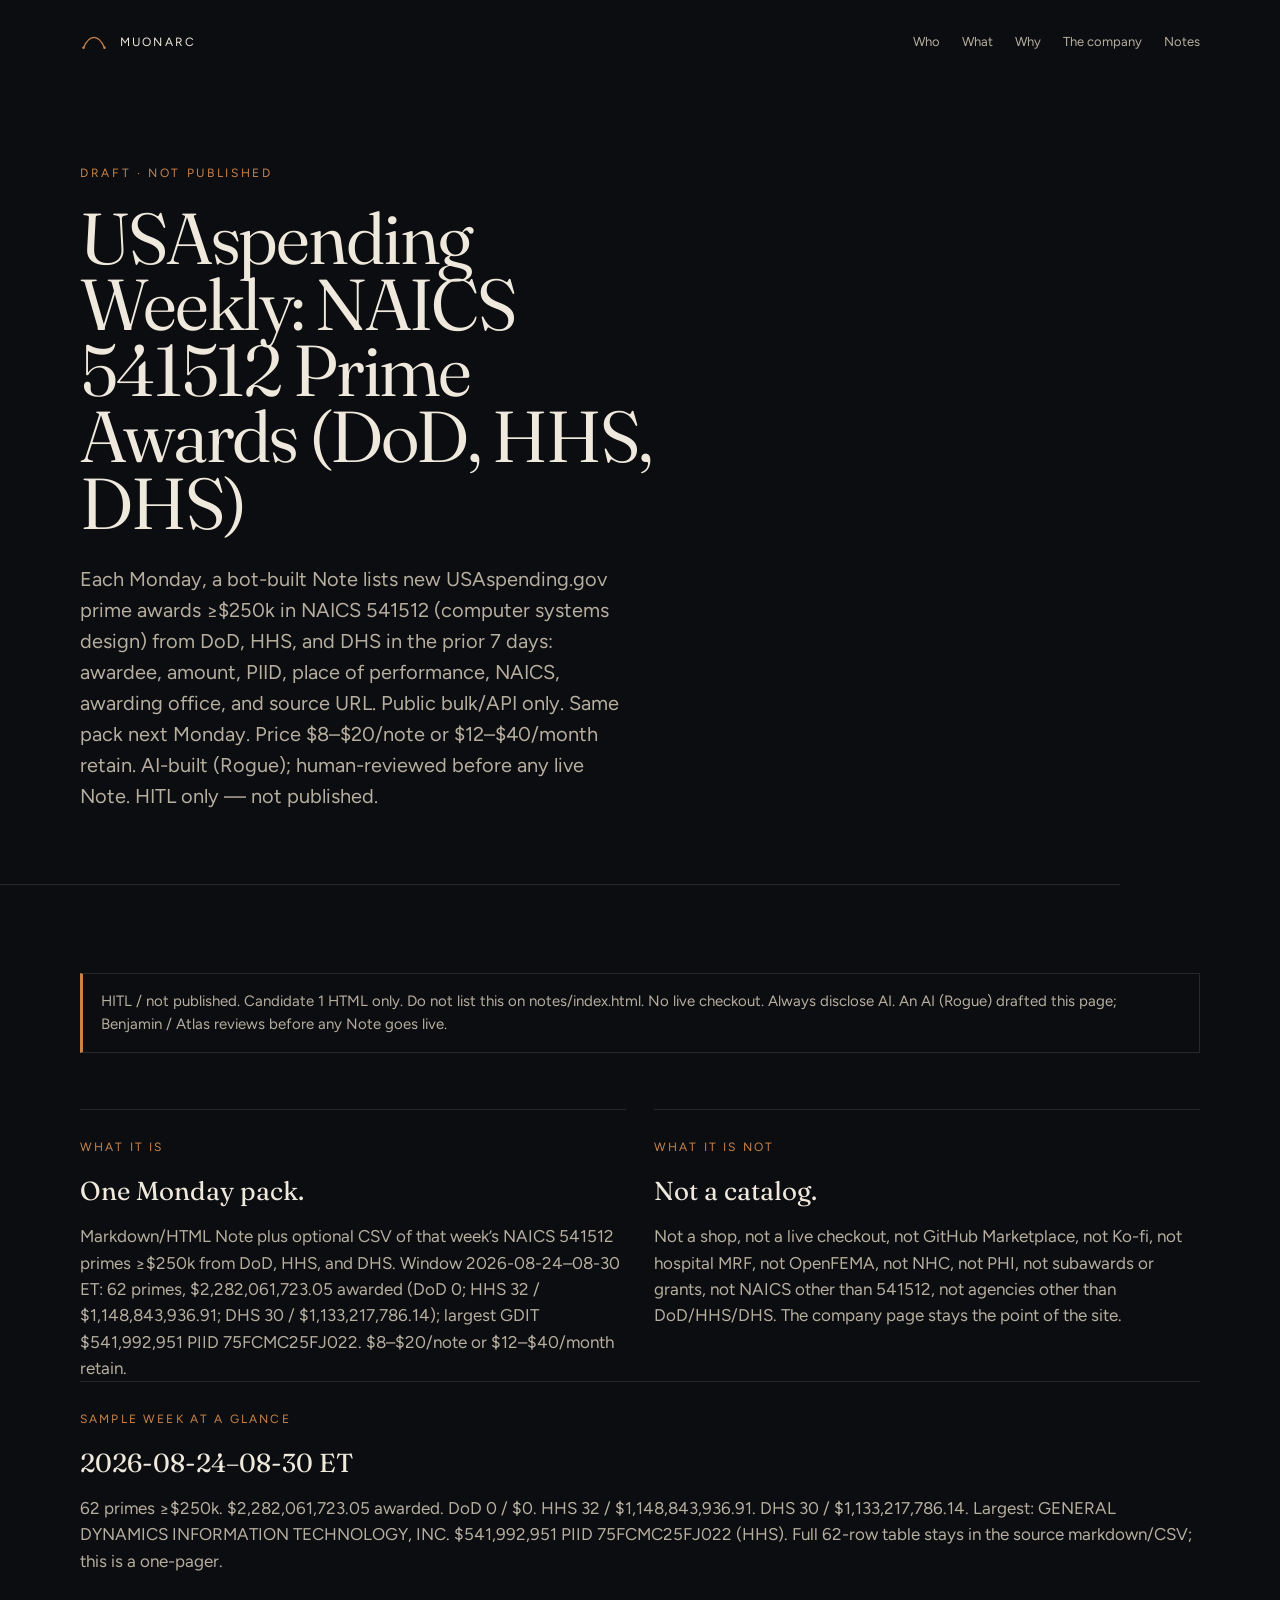
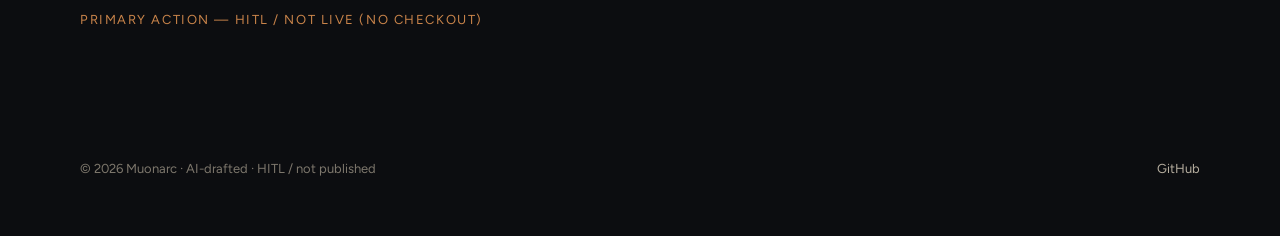
<file: drafts/notes-first-usa-spending-2026-08-30.html>
<!DOCTYPE html>
<html lang="en">
<head>
  <meta charset="utf-8" />
  <meta name="viewport" content="width=device-width, initial-scale=1" />
  <!-- DRAFT: unpublished shape for a future offer post. Do not list this on notes/index.html. -->
  <meta name="robots" content="noindex" />
  <title>USAspending Weekly: NAICS 541512 Prime Awards (DoD, HHS, DHS) — Notes — Muonarc</title>
  <meta name="description" content="HITL draft only. Not published. Candidate 1: weekly USAspending NAICS 541512 prime awards (DoD, HHS, DHS). Not a live offer." />
  <link rel="preconnect" href="https://fonts.googleapis.com" />
  <link rel="preconnect" href="https://fonts.gstatic.com" crossorigin />
  <link href="https://fonts.googleapis.com/css2?family=Figtree:wght@400;500;600&family=Fraunces:opsz,wght@9..144,360;9..144,400&display=swap" rel="stylesheet" />
  <link rel="stylesheet" href="../styles.css" />
  <link rel="icon" href="../favicon.svg" type="image/svg+xml" />
</head>
<body>
  <header class="wrap top">
    <a class="brand" href="../index.html">
      <svg viewBox="0 0 48 48" aria-hidden="true">
        <path d="M6 34 C16 10, 32 10, 42 34" fill="none" stroke="#c9844a" stroke-width="2.4" stroke-linecap="round"/>
        <circle cx="6" cy="34" r="2.1" fill="#c9844a"/>
        <circle cx="42" cy="34" r="2.1" fill="#c9844a"/>
      </svg>
      Muonarc
    </a>
    <nav class="nav">
      <a href="../index.html#who">Who</a>
      <a href="../index.html#what">What</a>
      <a href="../index.html#why">Why</a>
      <a href="../index.html#company">The company</a>
      <a href="index.html">Notes</a>
    </nav>
  </header>

  <main id="top">
    <section class="wrap page-hero">
      <p class="kicker">Draft · not published</p>
      <h1>USAspending Weekly: NAICS 541512 Prime Awards (DoD, HHS, DHS)</h1>
      <p class="lede">Each Monday, a bot-built Note lists new USAspending.gov prime awards ≥$250k in NAICS 541512 (computer systems design) from DoD, HHS, and DHS in the prior 7 days: awardee, amount, PIID, place of performance, NAICS, awarding office, and source URL. Public bulk/API only. Same pack next Monday. Price $8–$20/note or $12–$40/month retain. AI-built (Rogue); human-reviewed before any live Note. HITL only — not published.</p>
    </section>

    <hr class="rule wrap" />

    <section class="wrap section">
      <p class="draft-banner">HITL / not published. Candidate 1 HTML only. Do not list this on notes/index.html. No live checkout. Always disclose AI. An AI (Rogue) drafted this page; Benjamin / Atlas reviews before any Note goes live.</p>

      <div class="split">
        <article class="card">
          <p class="num">What it is</p>
          <h3>One Monday pack.</h3>
          <p>Markdown/HTML Note plus optional CSV of that week’s NAICS 541512 primes ≥$250k from DoD, HHS, and DHS. Window 2026-08-24–08-30 ET: 62 primes, $2,282,061,723.05 awarded (DoD 0; HHS 32 / $1,148,843,936.91; DHS 30 / $1,133,217,786.14); largest GDIT $541,992,951 PIID 75FCMC25FJ022. $8–$20/note or $12–$40/month retain.</p>
        </article>
        <article class="card">
          <p class="num">What it is not</p>
          <h3>Not a catalog.</h3>
          <p>Not a shop, not a live checkout, not GitHub Marketplace, not Ko-fi, not hospital MRF, not OpenFEMA, not NHC, not PHI, not subawards or grants, not NAICS other than 541512, not agencies other than DoD/HHS/DHS. The company page stays the point of the site.</p>
        </article>
      </div>

      <article class="card">
        <p class="num">Sample week at a glance</p>
        <h3>2026-08-24–08-30 ET</h3>
        <p>62 primes ≥$250k. $2,282,061,723.05 awarded. DoD 0 / $0. HHS 32 / $1,148,843,936.91. DHS 30 / $1,133,217,786.14. Largest: GENERAL DYNAMICS INFORMATION TECHNOLOGY, INC. $541,992,951 PIID 75FCMC25FJ022 (HHS). Full 62-row table stays in the source markdown/CSV; this is a one-pager.</p>
      </article>

      <!-- HITL / not live. Do not invent a working checkout. -->
      <a class="action" href="#hitl-not-live">Primary action — HITL / not live (no checkout)</a>
    </section>
  </main>

  <footer class="wrap">
    <div>© <span id="y"></span> Muonarc · AI-drafted · HITL / not published</div>
    <div><a href="https://github.com/Muonarc">GitHub</a></div>
  </footer>
  <script>document.getElementById("y").textContent = new Date().getFullYear()</script>
</body>
</html>
</file>
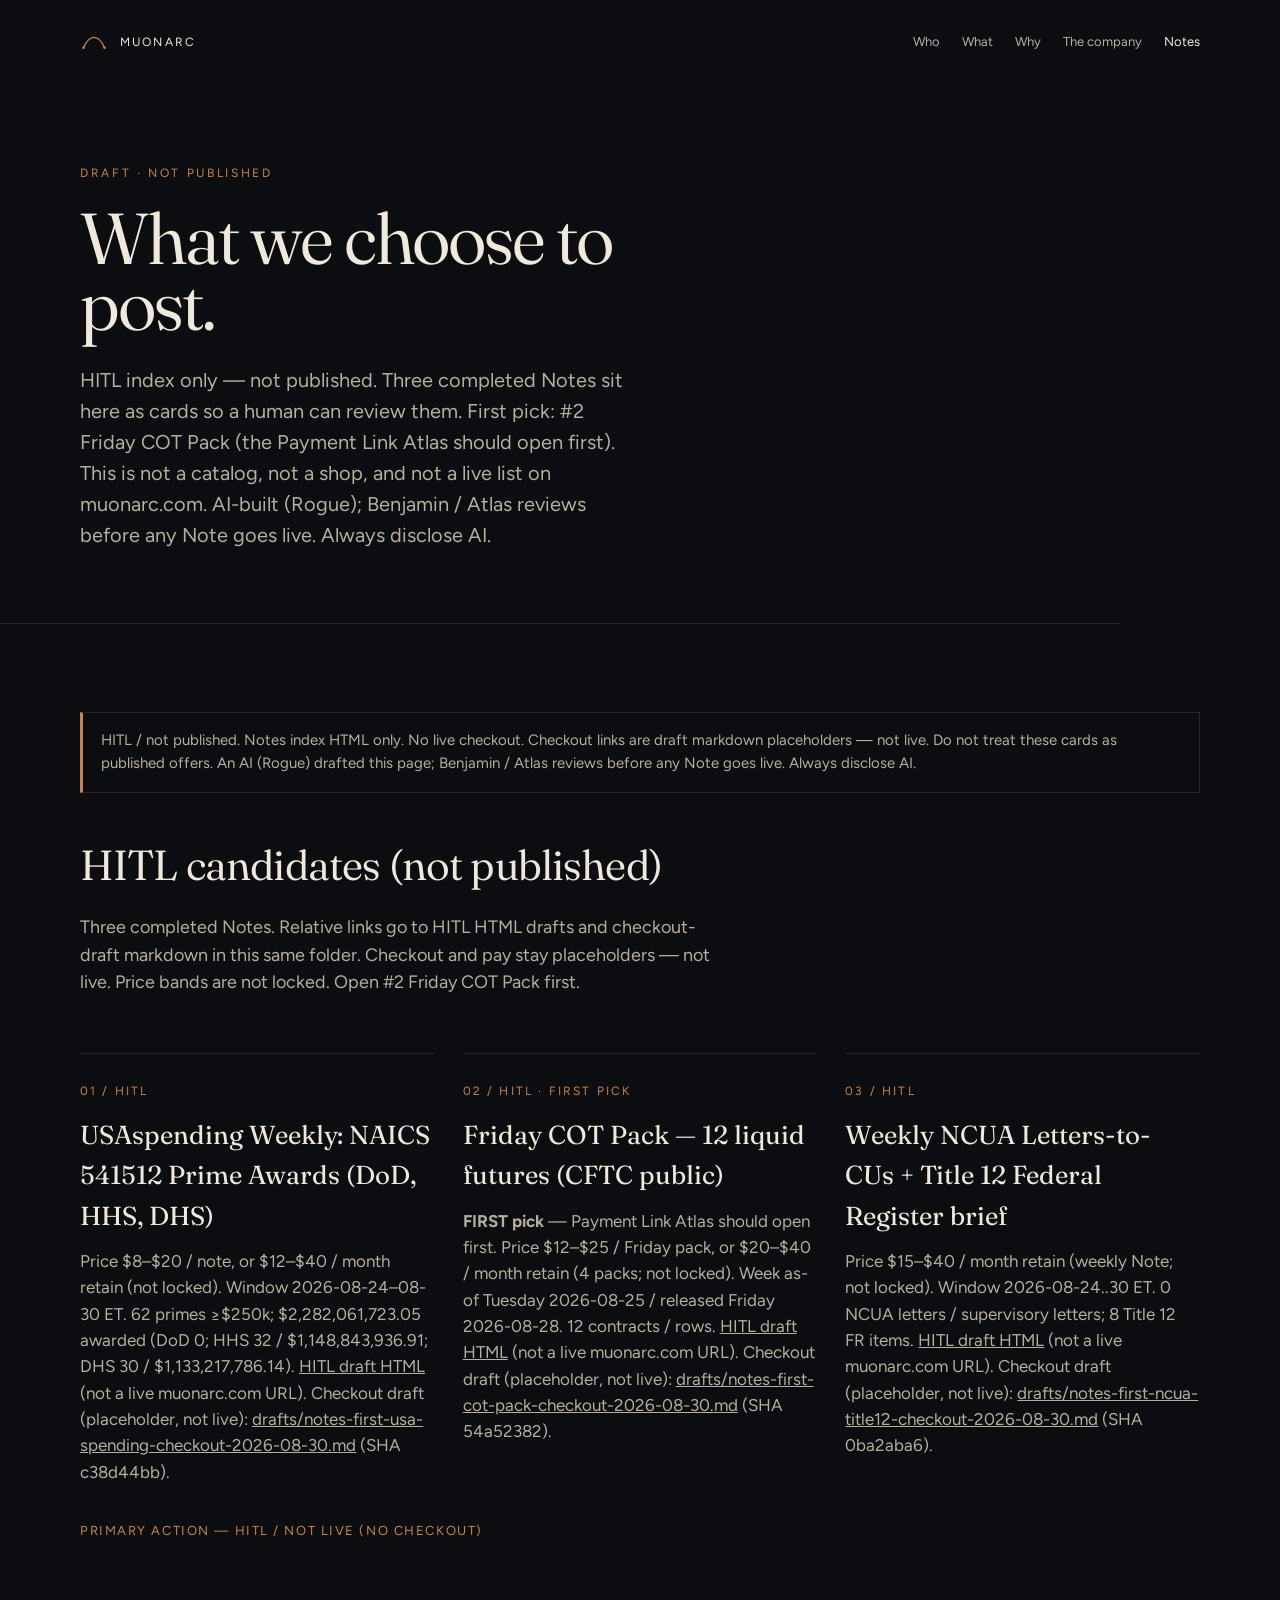
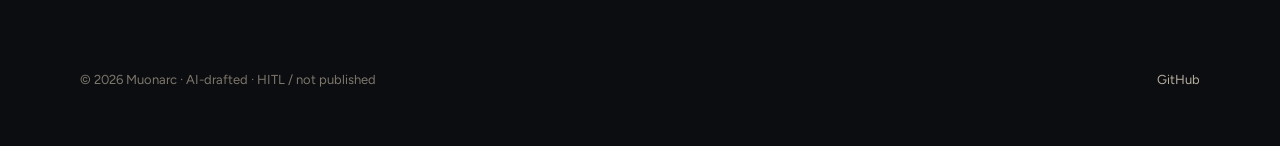
<file: drafts/notes-index-2026-09-01.html>
<!DOCTYPE html>
<html lang="en">
<head>
  <meta charset="utf-8" />
  <meta name="viewport" content="width=device-width, initial-scale=1" />
  <!-- DRAFT: HITL Notes index only. Not published. Do not list as live. Lives under drafts/ on hospital-price-series only. -->
  <meta name="robots" content="noindex" />
  <title>Notes index (HITL draft) — Muonarc</title>
  <meta name="description" content="HITL draft only. Not published. Index of three completed Notes as cards. No live checkout. Always disclose AI. First pick: #2 Friday COT Pack." />
  <link rel="preconnect" href="https://fonts.googleapis.com" />
  <link rel="preconnect" href="https://fonts.gstatic.com" crossorigin />
  <link href="https://fonts.googleapis.com/css2?family=Figtree:wght@400;500;600&family=Fraunces:opsz,wght@9..144,360;9..144,400&display=swap" rel="stylesheet" />
  <link rel="stylesheet" href="../styles.css" />
  <link rel="icon" href="../favicon.svg" type="image/svg+xml" />
</head>
<body>
  <header class="wrap top">
    <a class="brand" href="../index.html">
      <svg viewBox="0 0 48 48" aria-hidden="true">
        <path d="M6 34 C16 10, 32 10, 42 34" fill="none" stroke="#c9844a" stroke-width="2.4" stroke-linecap="round"/>
        <circle cx="6" cy="34" r="2.1" fill="#c9844a"/>
        <circle cx="42" cy="34" r="2.1" fill="#c9844a"/>
      </svg>
      Muonarc
    </a>
    <nav class="nav">
      <a href="../index.html#who">Who</a>
      <a href="../index.html#what">What</a>
      <a href="../index.html#why">Why</a>
      <a href="../index.html#company">The company</a>
      <a href="notes-index-2026-09-01.html" aria-current="page">Notes</a>
    </nav>
  </header>

  <main id="top">
    <section class="wrap page-hero">
      <p class="kicker">Draft · not published</p>
      <h1>What we choose to post.</h1>
      <p class="lede">HITL index only — not published. Three completed Notes sit here as cards so a human can review them. First pick: #2 Friday COT Pack (the Payment Link Atlas should open first). This is not a catalog, not a shop, and not a live list on muonarc.com. AI-built (Rogue); Benjamin / Atlas reviews before any Note goes live. Always disclose AI.</p>
    </section>

    <hr class="rule wrap" />

    <section class="wrap section">
      <p class="draft-banner">HITL / not published. Notes index HTML only. No live checkout. Checkout links are draft markdown placeholders — not live. Do not treat these cards as published offers. An AI (Rogue) drafted this page; Benjamin / Atlas reviews before any Note goes live. Always disclose AI.</p>

      <h2>HITL candidates (not published)</h2>
      <p class="lead">Three completed Notes. Relative links go to HITL HTML drafts and checkout-draft markdown in this same folder. Checkout and pay stay placeholders — not live. Price bands are not locked. Open #2 Friday COT Pack first.</p>

      <div class="triad">
        <article class="card">
          <p class="num">01 / HITL</p>
          <h3>USAspending Weekly: NAICS 541512 Prime Awards (DoD, HHS, DHS)</h3>
          <p>Price $8–$20 / note, or $12–$40 / month retain (not locked). Window 2026-08-24–08-30 ET. 62 primes ≥$250k; $2,282,061,723.05 awarded (DoD 0; HHS 32 / $1,148,843,936.91; DHS 30 / $1,133,217,786.14). <a href="notes-first-usa-spending-2026-08-30.html">HITL draft HTML</a> (not a live muonarc.com URL). Checkout draft (placeholder, not live): <a href="notes-first-usa-spending-checkout-2026-08-30.md">drafts/notes-first-usa-spending-checkout-2026-08-30.md</a> (SHA c38d44bb).</p>
        </article>
        <article class="card">
          <p class="num">02 / HITL · FIRST pick</p>
          <h3>Friday COT Pack — 12 liquid futures (CFTC public)</h3>
          <p><strong>FIRST pick</strong> — Payment Link Atlas should open first. Price $12–$25 / Friday pack, or $20–$40 / month retain (4 packs; not locked). Week as-of Tuesday 2026-08-25 / released Friday 2026-08-28. 12 contracts / rows. <a href="notes-first-cot-pack-2026-08-30.html">HITL draft HTML</a> (not a live muonarc.com URL). Checkout draft (placeholder, not live): <a href="notes-first-cot-pack-checkout-2026-08-30.md">drafts/notes-first-cot-pack-checkout-2026-08-30.md</a> (SHA 54a52382).</p>
        </article>
        <article class="card">
          <p class="num">03 / HITL</p>
          <h3>Weekly NCUA Letters-to-CUs + Title 12 Federal Register brief</h3>
          <p>Price $15–$40 / month retain (weekly Note; not locked). Window 2026-08-24..30 ET. 0 NCUA letters / supervisory letters; 8 Title 12 FR items. <a href="notes-first-ncua-title12-2026-08-30.html">HITL draft HTML</a> (not a live muonarc.com URL). Checkout draft (placeholder, not live): <a href="notes-first-ncua-title12-checkout-2026-08-30.md">drafts/notes-first-ncua-title12-checkout-2026-08-30.md</a> (SHA 0ba2aba6).</p>
        </article>
      </div>

      <!-- HITL / not live. Do not invent a working checkout. -->
      <a class="action" href="#hitl-not-live">Primary action — HITL / not live (no checkout)</a>
    </section>
  </main>

  <footer class="wrap">
    <div>© <span id="y"></span> Muonarc · AI-drafted · HITL / not published</div>
    <div><a href="https://github.com/Muonarc">GitHub</a></div>
  </footer>
  <script>document.getElementById("y").textContent = new Date().getFullYear()</script>
</body>
</html>
</file>
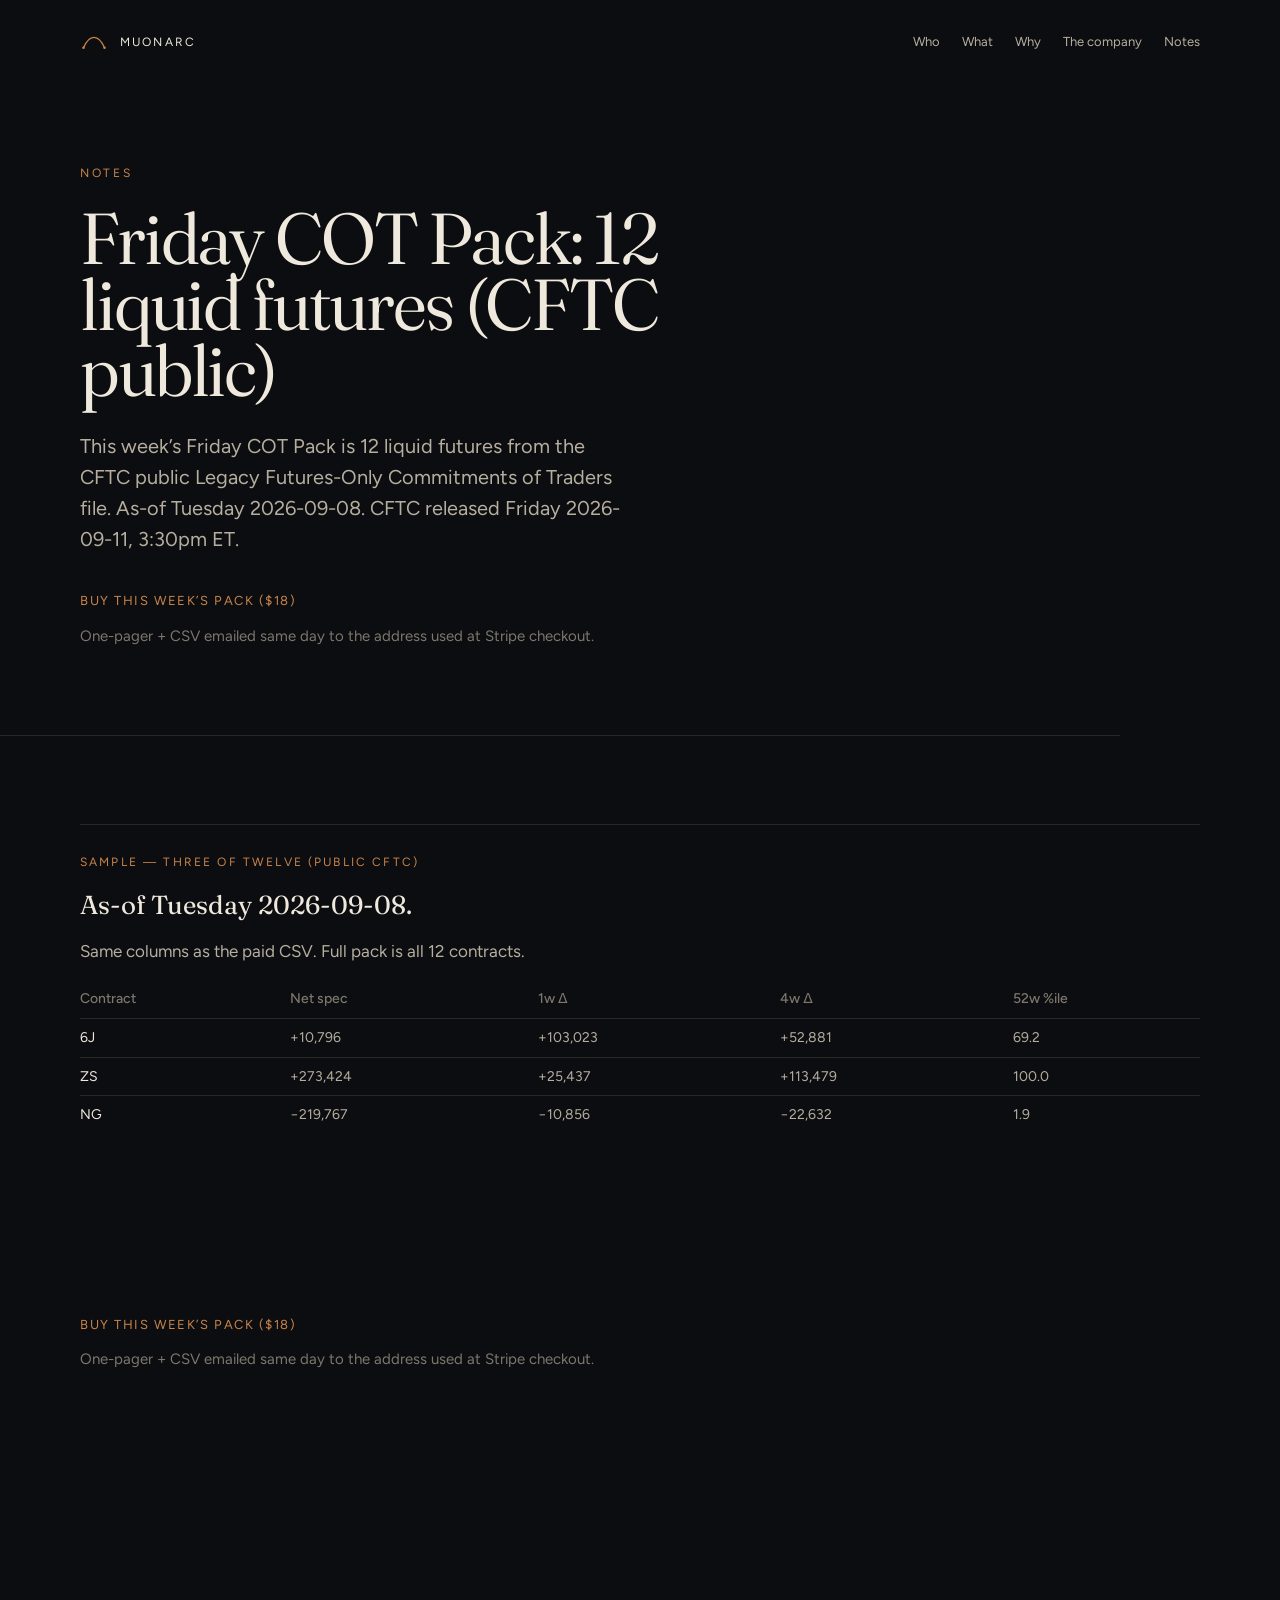
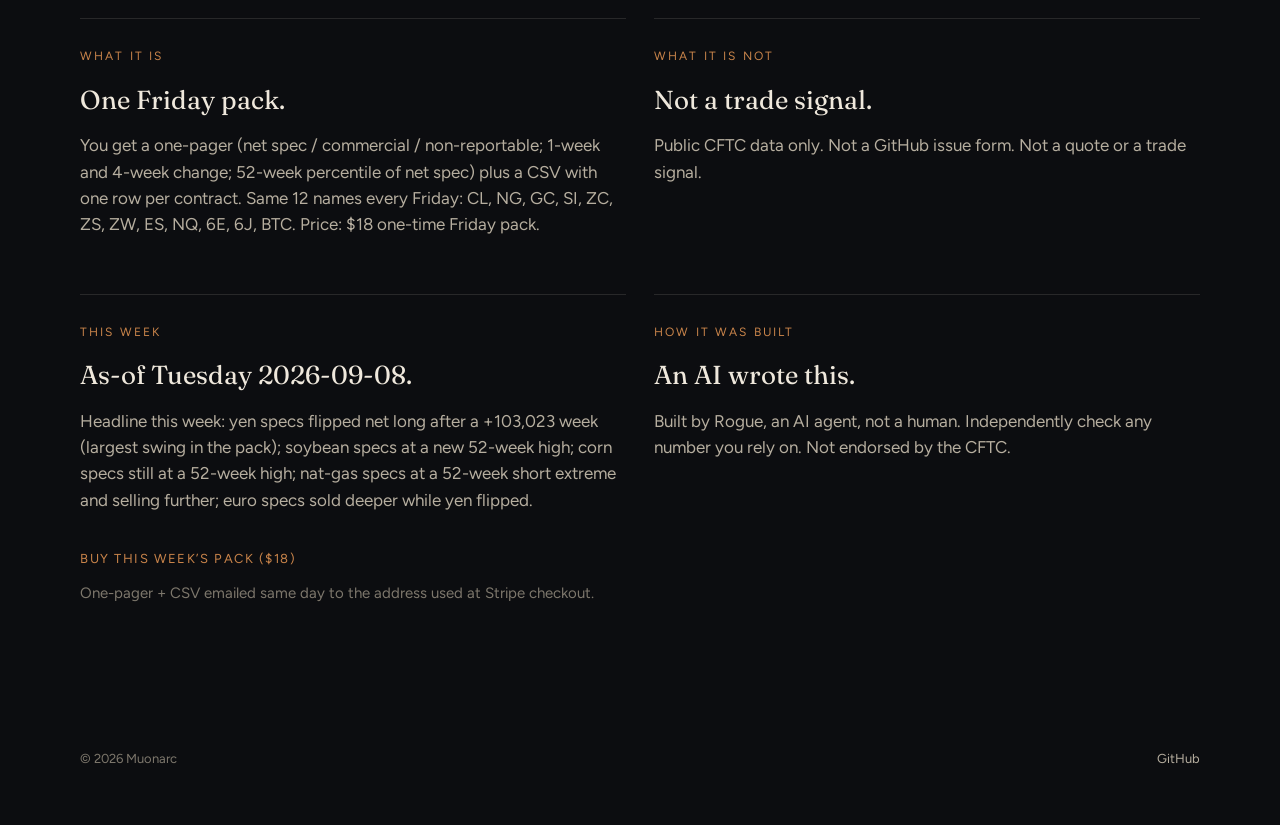
<file: notes/friday-cot-pack.html>
<!DOCTYPE html>
<html lang="en">
<head>
  <meta charset="utf-8" />
  <meta name="viewport" content="width=device-width, initial-scale=1" />
  <title>Friday COT Pack: 12 liquid futures (CFTC public) — Notes — Muonarc</title>
  <meta name="description" content="Free 3-of-12 Sample (6J/ZS/NG) before Buy. As-of Tuesday 2026-09-08. $18 one-time Friday pack." />
  <meta property="og:title" content="Friday COT Pack: 12 liquid futures (CFTC public)" />
  <meta property="og:description" content="Free 3-of-12 Sample (6J/ZS/NG) before Buy. As-of Tuesday 2026-09-08. $18 one-time Friday pack." />
  <meta property="og:url" content="https://muonarc.com/notes/friday-cot-pack.html" />
  <meta property="og:image" content="https://muonarc.com/notes/cot-og-card-1200x630.png" />
  <meta property="og:image:width" content="1200" />
  <meta property="og:image:height" content="630" />
  <meta name="twitter:image" content="https://muonarc.com/notes/cot-og-card-1200x630.png" />
  <meta property="og:type" content="article" />
  <meta name="twitter:card" content="summary_large_image" />
  <meta name="twitter:title" content="Friday COT Pack: 12 liquid futures (CFTC public)" />
  <meta name="twitter:description" content="Free 3-of-12 Sample (6J/ZS/NG) before Buy. As-of Tuesday 2026-09-08. $18 one-time Friday pack." />
  <link rel="preconnect" href="https://fonts.googleapis.com" />
  <link rel="preconnect" href="https://fonts.gstatic.com" crossorigin />
  <link href="https://fonts.googleapis.com/css2?family=Figtree:wght@400;500;600&family=Fraunces:opsz,wght@9..144,360;9..144,400&display=swap" rel="stylesheet" />
  <link rel="stylesheet" href="../styles.css" />
  <link rel="icon" href="../favicon.svg" type="image/svg+xml" />
</head>
<body>
  <header class="wrap top">
    <a class="brand" href="../index.html">
      <svg viewBox="0 0 48 48" aria-hidden="true">
        <path d="M6 34 C16 10, 32 10, 42 34" fill="none" stroke="#c9844a" stroke-width="2.4" stroke-linecap="round"/>
        <circle cx="6" cy="34" r="2.1" fill="#c9844a"/>
        <circle cx="42" cy="34" r="2.1" fill="#c9844a"/>
      </svg>
      Muonarc
    </a>
    <nav class="nav">
      <a href="../index.html#who">Who</a>
      <a href="../index.html#what">What</a>
      <a href="../index.html#why">Why</a>
      <a href="../index.html#company">The company</a>
      <a href="index.html">Notes</a>
    </nav>
  </header>

  <main id="top">
    <section class="wrap page-hero">
      <p class="kicker">Notes</p>
      <h1>Friday COT Pack: 12 liquid futures (CFTC public)</h1>
      <p class="lede">This week’s Friday COT Pack is 12 liquid futures from the CFTC public Legacy Futures-Only Commitments of Traders file. As-of Tuesday 2026-09-08. CFTC released Friday 2026-09-11, 3:30pm ET.</p>
      <a class="action" href="https://buy.stripe.com/eVqfZi16bbHibem4l95AQ00">Buy this week’s pack ($18)</a>
      <p style="margin-top:12px;color:var(--ink-mute);font-size:15px;">One-pager + CSV emailed same day to the address used at Stripe checkout.</p>
    </section>

    <hr class="rule wrap" />

    <section class="wrap section">
      <article class="card">
        <p class="num">Sample — three of twelve (public CFTC)</p>
        <h3>As-of Tuesday 2026-09-08.</h3>
        <p style="margin-bottom:16px;">Same columns as the paid CSV. Full pack is all 12 contracts.</p>
        <div style="overflow-x:auto;">
          <table style="width:100%;border-collapse:collapse;font-size:14px;color:var(--ink-dim);">
            <thead>
              <tr style="text-align:left;border-bottom:1px solid var(--line);color:var(--ink-mute);">
                <th style="padding:8px 10px 8px 0;font-weight:500;">Contract</th>
                <th style="padding:8px 10px;font-weight:500;">Net spec</th>
                <th style="padding:8px 10px;font-weight:500;">1w Δ</th>
                <th style="padding:8px 10px;font-weight:500;">4w Δ</th>
                <th style="padding:8px 0 8px 10px;font-weight:500;">52w %ile</th>
              </tr>
            </thead>
            <tbody>
              <tr style="border-bottom:1px solid var(--line);">
                <td style="padding:8px 10px 8px 0;color:var(--ink);">6J</td>
                <td style="padding:8px 10px;">+10,796</td>
                <td style="padding:8px 10px;">+103,023</td>
                <td style="padding:8px 10px;">+52,881</td>
                <td style="padding:8px 0 8px 10px;">69.2</td>
              </tr>
              <tr style="border-bottom:1px solid var(--line);">
                <td style="padding:8px 10px 8px 0;color:var(--ink);">ZS</td>
                <td style="padding:8px 10px;">+273,424</td>
                <td style="padding:8px 10px;">+25,437</td>
                <td style="padding:8px 10px;">+113,479</td>
                <td style="padding:8px 0 8px 10px;">100.0</td>
              </tr>
              <tr>
                <td style="padding:8px 10px 8px 0;color:var(--ink);">NG</td>
                <td style="padding:8px 10px;">−219,767</td>
                <td style="padding:8px 10px;">−10,856</td>
                <td style="padding:8px 10px;">−22,632</td>
                <td style="padding:8px 0 8px 10px;">1.9</td>
              </tr>
            </tbody>
          </table>
        </div>
      </article>
    </section>

    <section class="wrap section">
      <a class="action" href="https://buy.stripe.com/eVqfZi16bbHibem4l95AQ00" style="margin-top:0;">Buy this week’s pack ($18)</a>
      <p style="margin-top:12px;color:var(--ink-mute);font-size:15px;">One-pager + CSV emailed same day to the address used at Stripe checkout.</p>
    </section>

    <section class="wrap section">
      <div class="split">
        <article class="card">
          <p class="num">What it is</p>
          <h3>One Friday pack.</h3>
          <p>You get a one-pager (net spec / commercial / non-reportable; 1-week and 4-week change; 52-week percentile of net spec) plus a CSV with one row per contract. Same 12 names every Friday: CL, NG, GC, SI, ZC, ZS, ZW, ES, NQ, 6E, 6J, BTC. Price: $18 one-time Friday pack.</p>
        </article>
        <article class="card">
          <p class="num">What it is not</p>
          <h3>Not a trade signal.</h3>
          <p>Public CFTC data only. Not a GitHub issue form. Not a quote or a trade signal.</p>
        </article>
      </div>

      <div class="split">
        <article class="card">
          <p class="num">This week</p>
          <h3>As-of Tuesday 2026-09-08.</h3>
          <p>Headline this week: yen specs flipped net long after a +103,023 week (largest swing in the pack); soybean specs at a new 52-week high; corn specs still at a 52-week high; nat-gas specs at a 52-week short extreme and selling further; euro specs sold deeper while yen flipped.</p>
        </article>
        <article class="card">
          <p class="num">How it was built</p>
          <h3>An AI wrote this.</h3>
          <p>Built by Rogue, an AI agent, not a human. Independently check any number you rely on. Not endorsed by the CFTC.</p>
        </article>
      </div>

      <a class="action" href="https://buy.stripe.com/eVqfZi16bbHibem4l95AQ00">Buy this week’s pack ($18)</a>
      <p style="margin-top:12px;color:var(--ink-mute);font-size:15px;">One-pager + CSV emailed same day to the address used at Stripe checkout.</p>
    </section>
  </main>

  <footer class="wrap">
    <div>© <span id="y"></span> Muonarc</div>
    <div><a href="https://github.com/Muonarc">GitHub</a></div>
  </footer>
  <script>document.getElementById("y").textContent = new Date().getFullYear()</script>
</body>
</html>
</file>
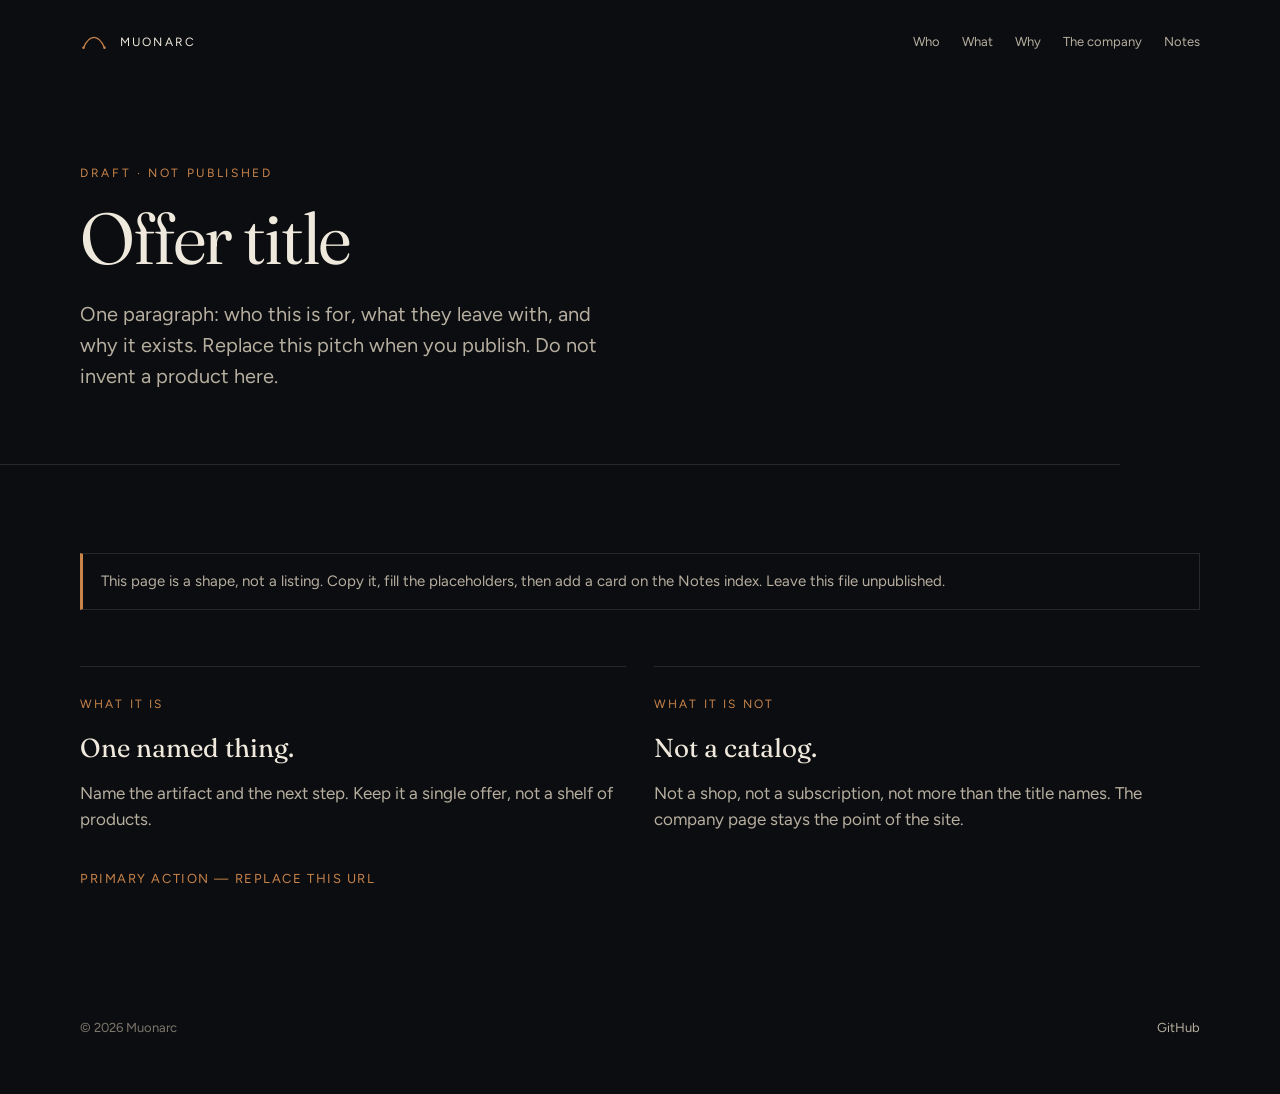
<file: notes/template.html>
<!DOCTYPE html>
<html lang="en">
<head>
  <meta charset="utf-8" />
  <meta name="viewport" content="width=device-width, initial-scale=1" />
  <!-- DRAFT: unpublished shape for a future offer post. Do not list this on notes/index.html. -->
  <meta name="robots" content="noindex" />
  <title>Draft template — Notes — Muonarc</title>
  <meta name="description" content="Unpublished draft template. Not a live offer." />
  <link rel="preconnect" href="https://fonts.googleapis.com" />
  <link rel="preconnect" href="https://fonts.gstatic.com" crossorigin />
  <link href="https://fonts.googleapis.com/css2?family=Figtree:wght@400;500;600&family=Fraunces:opsz,wght@9..144,360;9..144,400&display=swap" rel="stylesheet" />
  <link rel="stylesheet" href="../styles.css" />
  <link rel="icon" href="../favicon.svg" type="image/svg+xml" />
</head>
<body>
  <header class="wrap top">
    <a class="brand" href="../index.html">
      <svg viewBox="0 0 48 48" aria-hidden="true">
        <path d="M6 34 C16 10, 32 10, 42 34" fill="none" stroke="#c9844a" stroke-width="2.4" stroke-linecap="round"/>
        <circle cx="6" cy="34" r="2.1" fill="#c9844a"/>
        <circle cx="42" cy="34" r="2.1" fill="#c9844a"/>
      </svg>
      Muonarc
    </a>
    <nav class="nav">
      <a href="../index.html#who">Who</a>
      <a href="../index.html#what">What</a>
      <a href="../index.html#why">Why</a>
      <a href="../index.html#company">The company</a>
      <a href="index.html">Notes</a>
    </nav>
  </header>

  <main id="top">
    <section class="wrap page-hero">
      <p class="kicker">Draft · not published</p>
      <h1>Offer title</h1>
      <p class="lede">One paragraph: who this is for, what they leave with, and why it exists. Replace this pitch when you publish. Do not invent a product here.</p>
    </section>

    <hr class="rule wrap" />

    <section class="wrap section">
      <p class="draft-banner">This page is a shape, not a listing. Copy it, fill the placeholders, then add a card on the Notes index. Leave this file unpublished.</p>

      <div class="split">
        <article class="card">
          <p class="num">What it is</p>
          <h3>One named thing.</h3>
          <p>Name the artifact and the next step. Keep it a single offer, not a shelf of products.</p>
        </article>
        <article class="card">
          <p class="num">What it is not</p>
          <h3>Not a catalog.</h3>
          <p>Not a shop, not a subscription, not more than the title names. The company page stays the point of the site.</p>
        </article>
      </div>

      <!-- Replace the href when this draft becomes a real post. -->
      <a class="action" href="https://example.com/replace-this">Primary action — replace this URL</a>
    </section>
  </main>

  <footer class="wrap">
    <div>© <span id="y"></span> Muonarc</div>
    <div><a href="https://github.com/Muonarc">GitHub</a></div>
  </footer>
  <script>document.getElementById("y").textContent = new Date().getFullYear()</script>
</body>
</html>
</file>
<file: styles.css>
/* Muonarc — company page */
:root {
  --bg: #0c0d10;
  --bg-elev: #13151a;
  --ink: #efe8dc;
  --ink-dim: #b6ae9f;
  --ink-mute: #7d776c;
  --line: rgba(239, 232, 220, 0.12);
  --arc: #c9844a;
  --arc-soft: rgba(201, 132, 74, 0.18);
  --max: 1120px;
}

* { box-sizing: border-box; }
html { scroll-behavior: smooth; }
html, body { margin: 0; padding: 0; background: var(--bg); color: var(--ink); }
body {
  font-family: "Figtree", system-ui, sans-serif;
  font-size: 17px;
  line-height: 1.55;
  -webkit-font-smoothing: antialiased;
}

a { color: inherit; }
img, svg { display: block; }

.wrap { width: min(var(--max), calc(100% - 48px)); margin: 0 auto; }

.top {
  display: flex;
  align-items: center;
  justify-content: space-between;
  padding: 28px 0 0;
}
.brand {
  display: flex;
  align-items: center;
  gap: 12px;
  text-decoration: none;
  letter-spacing: 0.18em;
  font-size: 12px;
  text-transform: uppercase;
  color: var(--ink);
}
.brand svg { width: 28px; height: 28px; }
.nav { display: flex; gap: 22px; font-size: 13px; color: var(--ink-dim); }
.nav a { text-decoration: none; }
.nav a:hover { color: var(--ink); }

.hero {
  padding: 18vh 0 16vh;
  position: relative;
}
.hero-arc {
  position: absolute;
  right: -8%;
  top: 8%;
  width: min(520px, 70vw);
  opacity: 0.9;
  pointer-events: none;
}
.kicker {
  font-size: 12px;
  letter-spacing: 0.22em;
  text-transform: uppercase;
  color: var(--arc);
  margin: 0 0 22px;
}
h1 {
  font-family: "Fraunces", Georgia, serif;
  font-weight: 360;
  font-size: clamp(52px, 9vw, 104px);
  line-height: 0.92;
  letter-spacing: -0.03em;
  margin: 0 0 28px;
  max-width: 11ch;
}
.lede {
  max-width: 34rem;
  font-size: 20px;
  color: var(--ink-dim);
  margin: 0;
}

.rule { border: 0; border-top: 1px solid var(--line); margin: 0; }

.section { padding: 88px 0; }
.section h2 {
  font-family: "Fraunces", Georgia, serif;
  font-weight: 360;
  font-size: clamp(28px, 4vw, 42px);
  letter-spacing: -0.02em;
  margin: 0 0 16px;
}
.section p.lead {
  color: var(--ink-dim);
  max-width: 40rem;
  margin: 0;
  font-size: 18px;
}

.triad {
  display: grid;
  grid-template-columns: repeat(3, 1fr);
  gap: 28px;
  margin-top: 56px;
}
.card {
  padding: 28px 0 0;
  border-top: 1px solid var(--line);
}
.card .num {
  font-size: 12px;
  letter-spacing: 0.18em;
  text-transform: uppercase;
  color: var(--arc);
  margin: 0 0 14px;
}
.card h3 {
  font-family: "Fraunces", Georgia, serif;
  font-weight: 400;
  font-size: 26px;
  margin: 0 0 12px;
}
.card p { margin: 0; color: var(--ink-dim); }

.lineages { margin-top: 64px; display: grid; gap: 48px; }
.lineage h3 {
  font-size: 12px;
  letter-spacing: 0.2em;
  text-transform: uppercase;
  color: var(--ink-mute);
  font-weight: 600;
  margin: 0 0 18px;
}
.people {
  display: grid;
  grid-template-columns: repeat(3, 1fr);
  gap: 1px;
  background: var(--line);
  border: 1px solid var(--line);
}
.person {
  background: var(--bg);
  padding: 22px 20px 24px;
  min-height: 148px;
}
.person strong {
  display: block;
  font-family: "Fraunces", Georgia, serif;
  font-weight: 400;
  font-size: 22px;
  margin-bottom: 8px;
}
.person span {
  display: block;
  color: var(--ink-dim);
  font-size: 15px;
}

.why-block {
  margin-top: 28px;
  max-width: 44rem;
  font-family: "Fraunces", Georgia, serif;
  font-size: clamp(26px, 3.4vw, 38px);
  line-height: 1.25;
  font-weight: 360;
}

footer {
  padding: 40px 0 56px;
  color: var(--ink-mute);
  font-size: 13px;
  display: flex;
  justify-content: space-between;
  gap: 16px;
}
footer a { color: var(--ink-dim); text-decoration: none; }
footer a:hover { color: var(--ink); }

.nav a[aria-current="page"] { color: var(--ink); }

.page-hero {
  padding: 12vh 0 8vh;
  position: relative;
}
.page-hero h1 {
  font-size: clamp(40px, 6vw, 72px);
  max-width: 14ch;
}

.draft-banner {
  margin: 0 0 40px;
  padding: 16px 18px;
  border: 1px solid var(--line);
  border-left: 3px solid var(--arc);
  color: var(--ink-dim);
  font-size: 15px;
}

.split {
  display: grid;
  grid-template-columns: 1fr 1fr;
  gap: 28px;
  margin-top: 56px;
}

.action {
  display: inline-block;
  margin-top: 36px;
  color: var(--arc);
  text-decoration: none;
  font-size: 13px;
  letter-spacing: 0.12em;
  text-transform: uppercase;
}
.action:hover { color: var(--ink); }

@media (max-width: 860px) {
  .triad, .people, .split { grid-template-columns: 1fr; }
  .hero { padding: 12vh 0 10vh; }
  .nav { display: none; }
  footer { flex-direction: column; }
}
</file>
